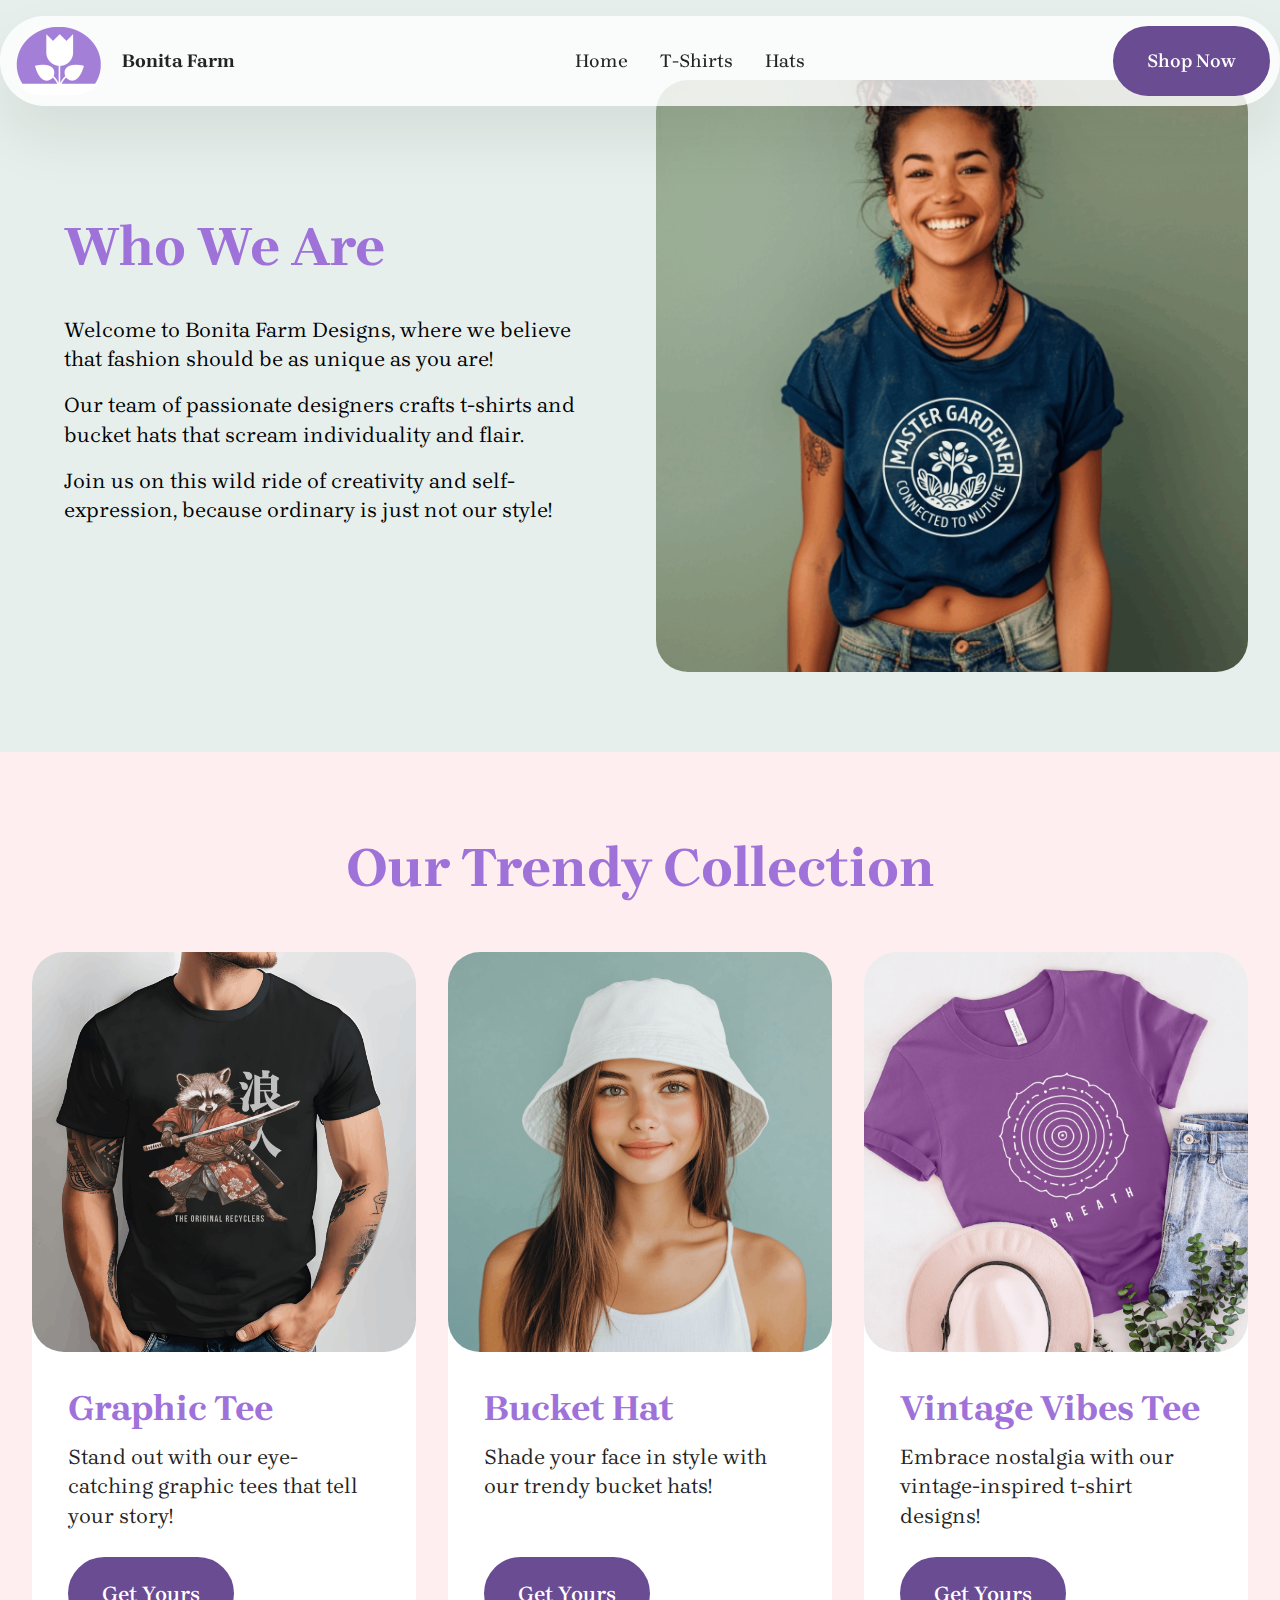
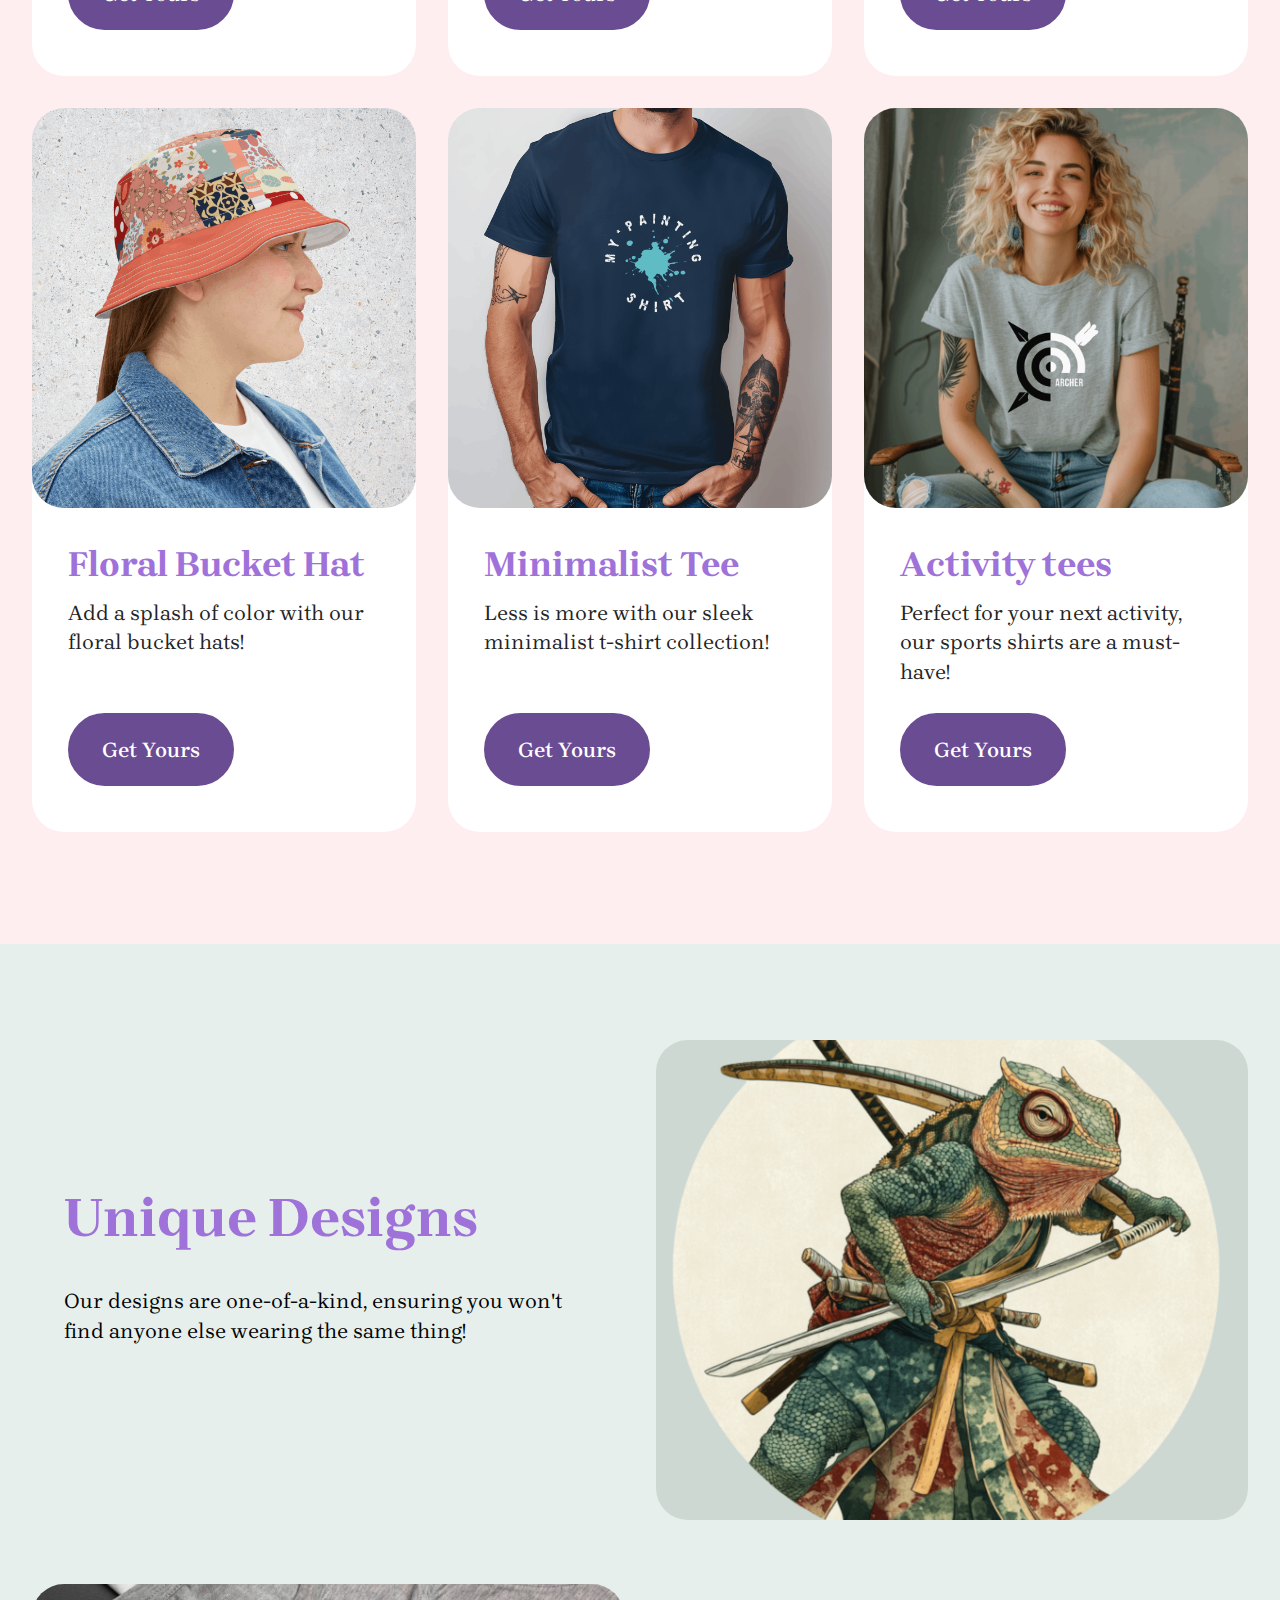
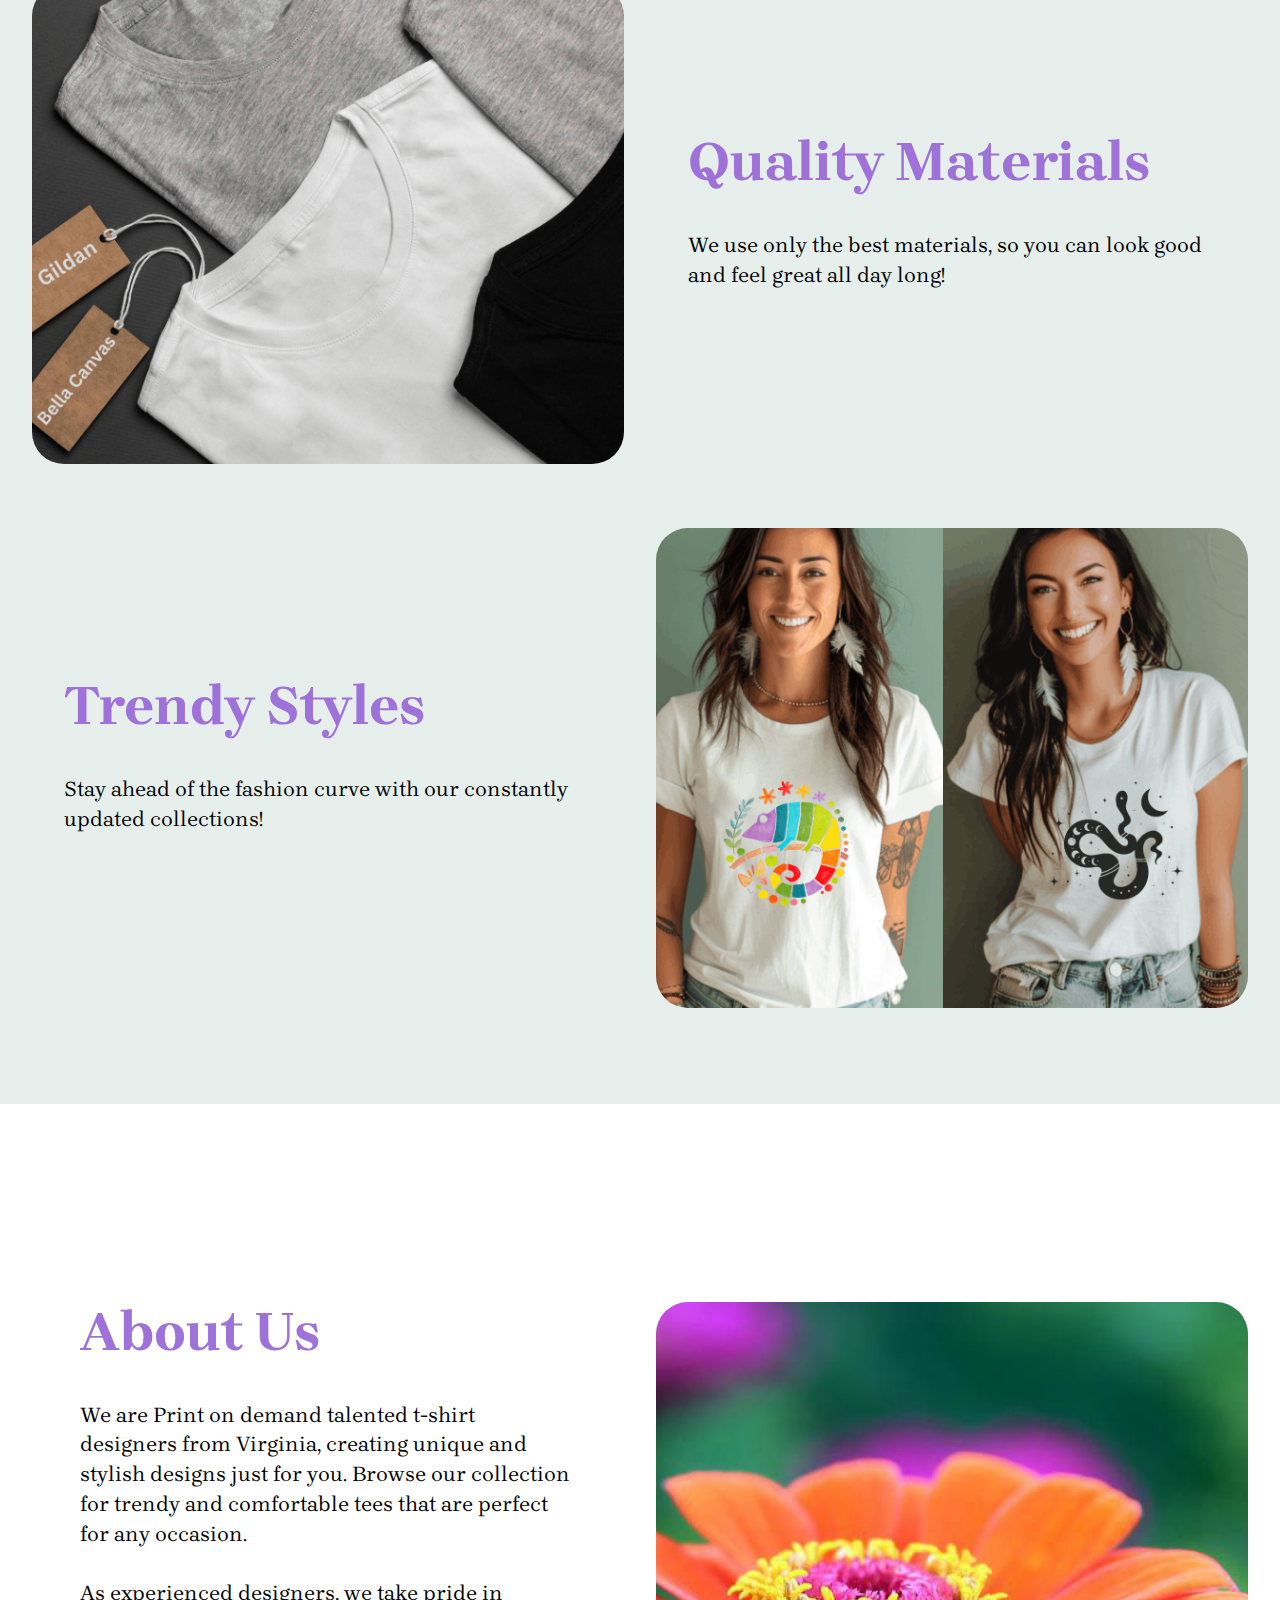
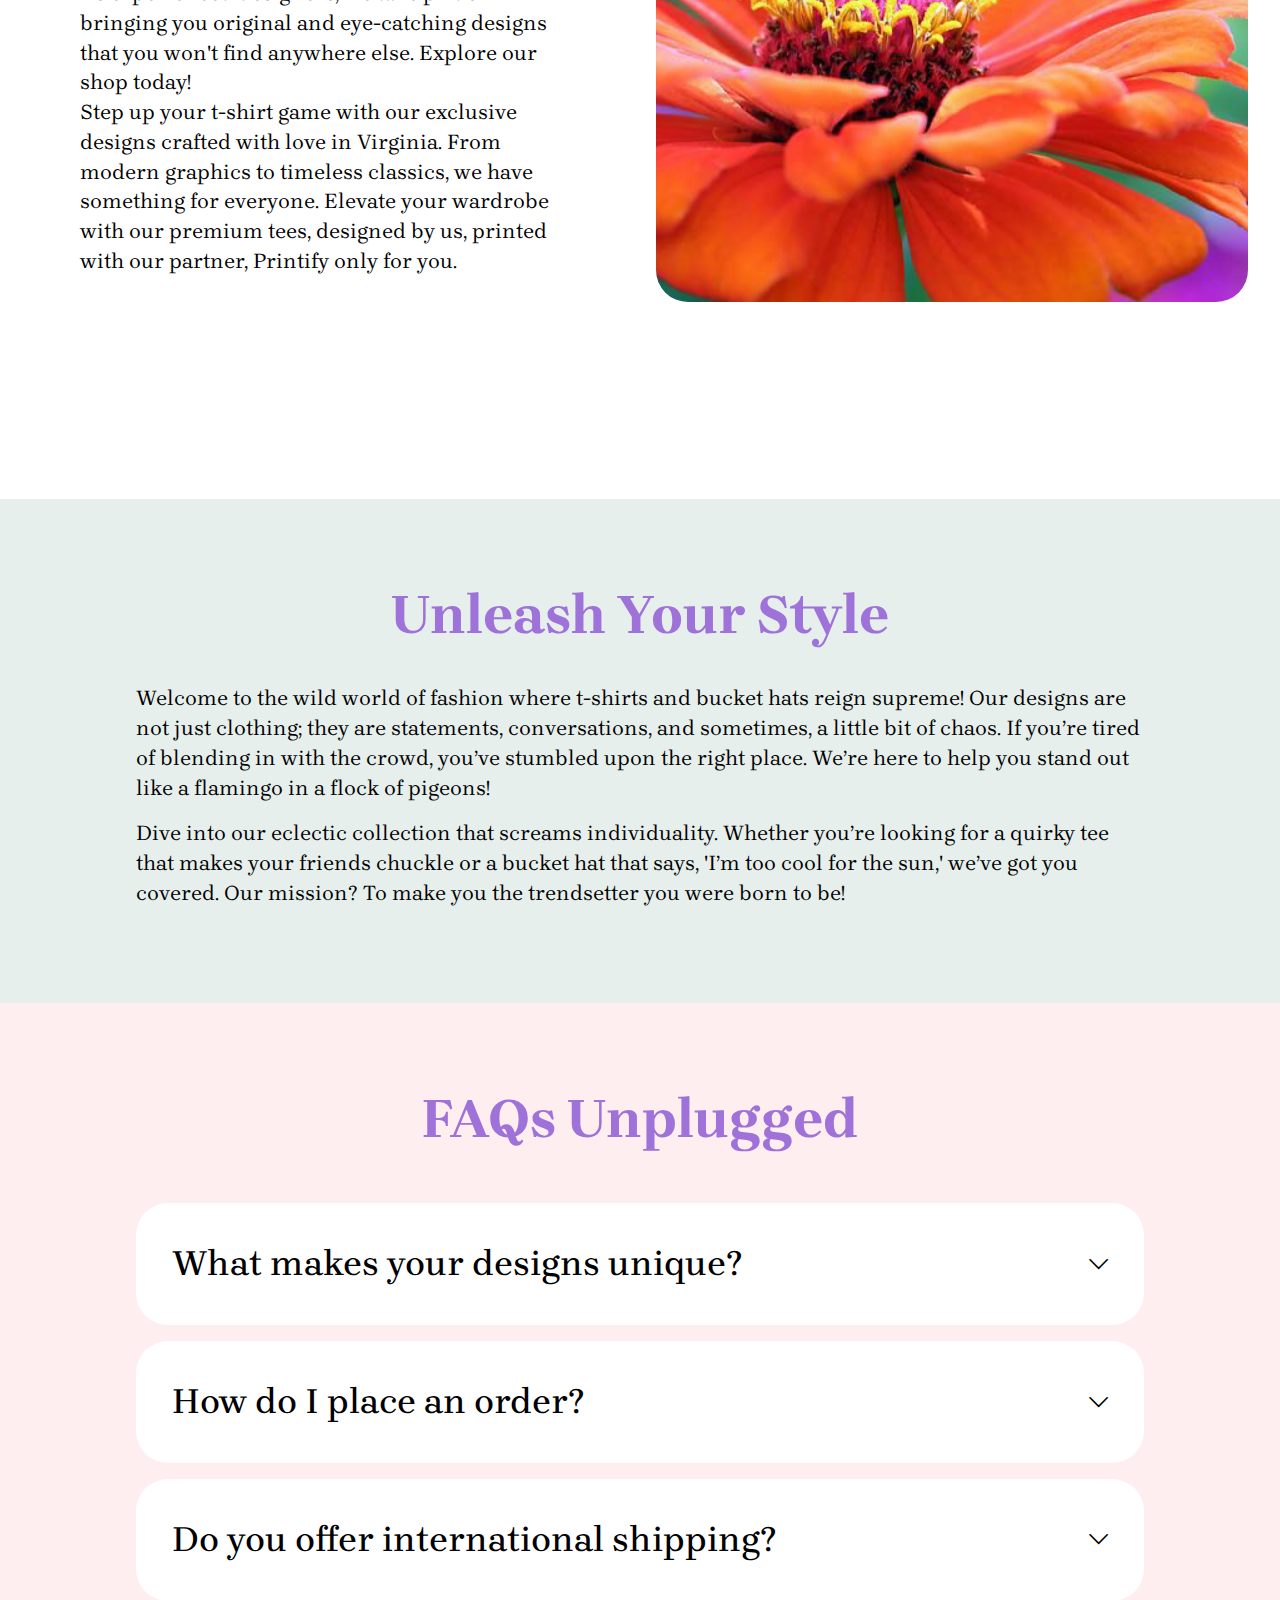
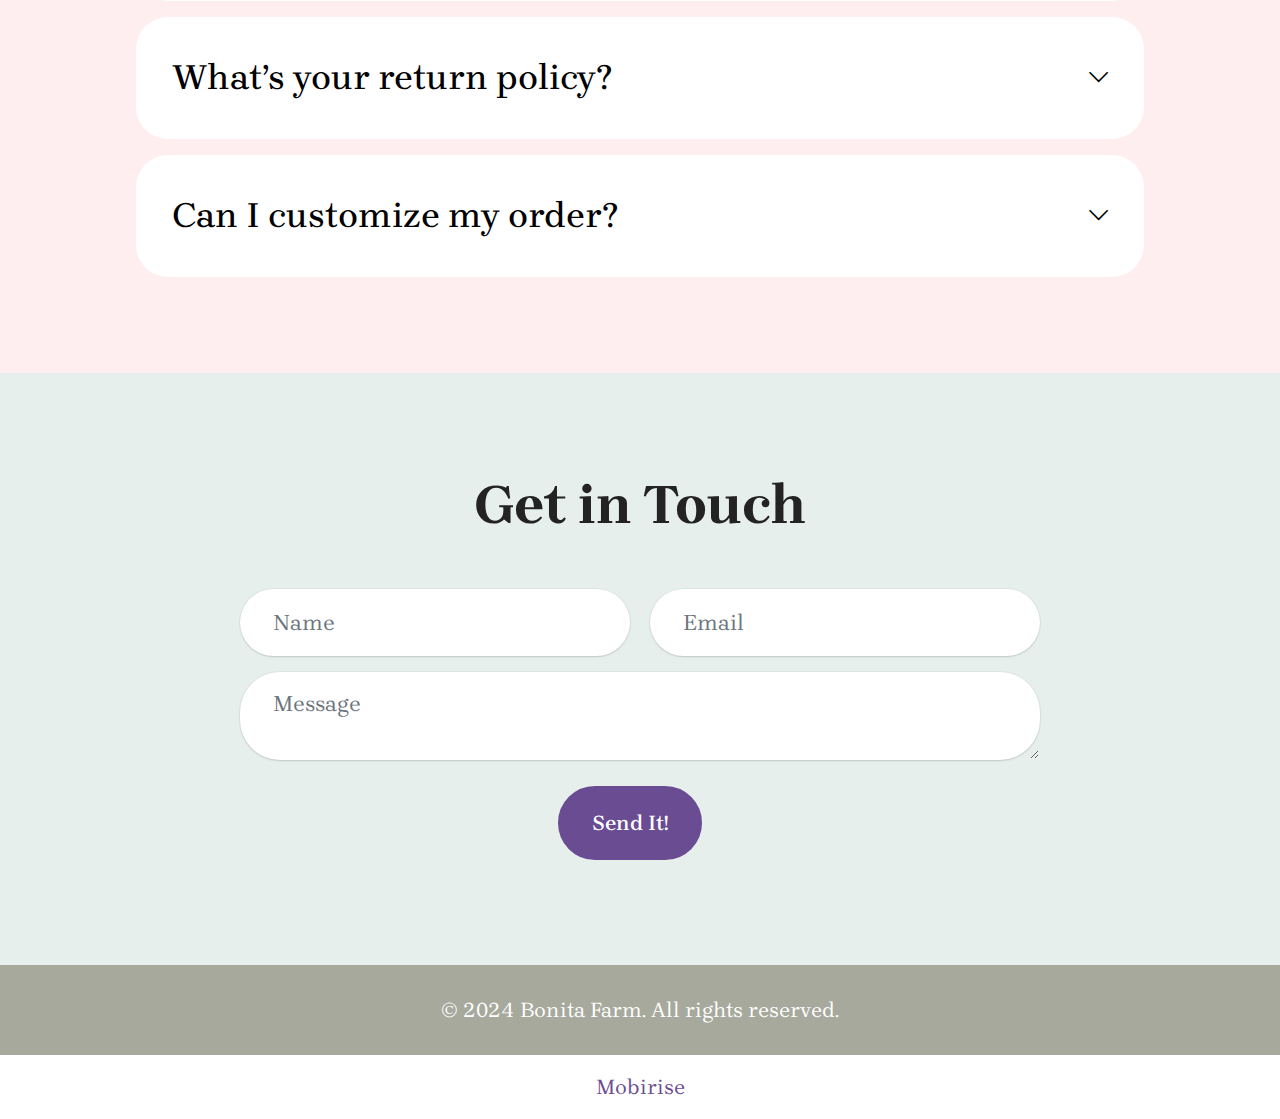
<file: index.html>
<!DOCTYPE html>
<html  >
<head>
  <!-- Site made with Mobirise Website Builder v5.9.18, https://mobirise.com -->
  <meta charset="UTF-8">
  <meta http-equiv="X-UA-Compatible" content="IE=edge">
  <meta name="generator" content="Mobirise v5.9.18, mobirise.com">
  <meta name="viewport" content="width=device-width, initial-scale=1, minimum-scale=1">
  <link rel="shortcut icon" href="assets/images/4-192x192.png" type="image/x-icon">
  <meta name="description" content="Explore our trendy collection of unique t-shirts and bucket hats designed for the modern fashion enthusiast. Stand out with our exclusive styles!">
  
  
  <title>Bonita Farm Designs</title>
  <link rel="stylesheet" href="assets/web/assets/mobirise-icons2/mobirise2.css">
  <link rel="stylesheet" href="assets/bootstrap/css/bootstrap.min.css">
  <link rel="stylesheet" href="assets/bootstrap/css/bootstrap-grid.min.css">
  <link rel="stylesheet" href="assets/bootstrap/css/bootstrap-reboot.min.css">
  <link rel="stylesheet" href="assets/dropdown/css/style.css">
  <link rel="stylesheet" href="assets/theme/css/style.css">
  <link rel="preload" href="https://fonts.googleapis.com/css2?family=Brygada+1918:wght@400;700&display=swap&display=swap" as="style" onload="this.onload=null;this.rel='stylesheet'">
  <noscript><link rel="stylesheet" href="https://fonts.googleapis.com/css2?family=Brygada+1918:wght@400;700&display=swap&display=swap"></noscript>
  <link rel="preload" as="style" href="assets/mobirise/css/mbr-additional.css?v=KIORwI"><link rel="stylesheet" href="assets/mobirise/css/mbr-additional.css?v=KIORwI" type="text/css">

  
  
  
</head>
<body>
  
  <section data-bs-version="5.1" class="menu menu2 cid-unBNE6Rf8n" once="menu" id="menu-5-unBNE6Rf8n">
	

	<nav class="navbar navbar-dropdown navbar-fixed-top navbar-expand-lg">
		<div class="container">
			<div class="navbar-brand">
				<span class="navbar-logo">
					<a href="index.html">
						<img src="assets/images/4-192x192.png" alt="Bonita Farm Designs" style="height: 4.3rem;">
					</a>
				</span>
				<span class="navbar-caption-wrap"><a class="navbar-caption text-black display-4" href="https://mobiri.se">Bonita Farm</a></span>
			</div>
			<button class="navbar-toggler" type="button" data-toggle="collapse" data-bs-toggle="collapse" data-target="#navbarSupportedContent" data-bs-target="#navbarSupportedContent" aria-controls="navbarNavAltMarkup" aria-expanded="false" aria-label="Toggle navigation">
				<div class="hamburger">
					<span></span>
					<span></span>
					<span></span>
					<span></span>
				</div>
			</button>
			<div class="collapse navbar-collapse" id="navbarSupportedContent">
				<ul class="navbar-nav nav-dropdown" data-app-modern-menu="true"><li class="nav-item">
						<a class="nav-link link text-black text-primary display-4" href="index.html">Home</a>
					</li><li class="nav-item"><a class="nav-link link text-black text-primary display-4" href="page1.html">T-Shirts</a></li>
					<li class="nav-item">
						<a class="nav-link link text-black text-primary display-4" href="page2.html" aria-expanded="false">Hats</a>
					</li></ul>
				
				<div class="navbar-buttons mbr-section-btn"><a class="btn btn-primary display-4" href="page1.html">Shop Now</a></div>
			</div>
		</div>
	</nav>
</section>

<section data-bs-version="5.1" class="article4 cid-unBNE6SghZ" id="about-us-4-unBNE6SghZ">
	

	
	

	<div class="container">
		<div class="row justify-content-center">
			<div class="col-12 col-md-12 col-lg-6 image-wrapper">
				<img class="w-100" src="assets/images/4-1256x1256.png" alt="Mobirise Website Builder">
			</div>
			<div class="col-12 col-md-12 col-lg">
				<div class="text-wrapper align-left">
					<h1 class="mbr-section-title mbr-fonts-style mb-4 display-2">
						<strong>Who We Are</strong>
					</h1>
					<p class="mbr-text mbr-fonts-style mb-3 display-7">Welcome to Bonita Farm Designs, where we believe that fashion should be as unique as you are!</p>

					<p class="mbr-text mbr-fonts-style mb-3 display-7">Our team of passionate designers crafts t-shirts and bucket hats that scream individuality and flair.</p>
					<p class="mbr-text mbr-fonts-style mb-3 display-7">Join us on this wild ride of creativity and self-expression, because ordinary is just not our style!</p>
					
				</div>
			</div>
		</div>
	</div>
</section>

<section data-bs-version="5.1" class="pricing02 cid-unBNE6SzBr" id="product-list-9-unBNE6SzBr">
    
    
    <div class="container-fluid">
        <div class="row justify-content-center">
            <div class="col-12 content-head">
                <div class="mbr-section-head mb-5">
                    <h4 class="mbr-section-title mbr-fonts-style align-center mb-0 display-2">
                        <strong>Our Trendy Collection</strong>
                    </h4>
                    
                    
                </div>
            </div>
        </div>
        <div class="row">
            <div class="item features-image col-12 col-md-6 col-lg-4">
                <div class="item-wrapper">
                    <div class="item-img">
                        <img src="assets/images/3-copy-3-712x712.png" alt="Mobirise Website Builder">
                    </div>
                    <div class="item-content">
                        <h5 class="item-title mbr-fonts-style display-5">
                            <strong>Graphic Tee</strong>
                        </h5>
                        
                        <p class="mbr-text mbr-fonts-style display-7">Stand out with our eye-catching graphic tees that tell your story!</p>
                        <div class="mbr-section-btn item-footer"><a href="page1.html" class="btn item-btn btn-primary display-7">Get Yours</a></div>
                    </div>

                </div>
            </div>
            <div class="item features-image col-12 col-md-6 col-lg-4">
                <div class="item-wrapper">
                    <div class="item-img">
                        <img src="assets/images/ika2008-mock-up-of-a-young-beautiful-happy-woman-frontal-view-w-2587a014-766d-4c2e-be80-64d8eb72a0f5-640x640.png" alt="Mobirise Website Builder">
                    </div>
                    <div class="item-content">
                        <h5 class="item-title mbr-fonts-style display-5">
                            <strong>Bucket Hat</strong>
                        </h5>
                        
                        <p class="mbr-text mbr-fonts-style display-7">Shade your face in style with our trendy bucket hats!</p>
                        <div class="mbr-section-btn item-footer"><a href="page2.html" class="btn item-btn btn-primary display-7">Get Yours</a></div>
                    </div>
                </div>
            </div>
            <div class="item features-image col-12 col-md-6 col-lg-4">
                <div class="item-wrapper">
                    <div class="item-img">
                        <img src="assets/images/2-1102x1102.png" alt="Mobirise Website Builder">
                    </div>
                    <div class="item-content">
                        <h5 class="item-title mbr-fonts-style display-5">
                            <strong>Vintage Vibes Tee</strong>
                        </h5>
                        
                        <p class="mbr-text mbr-fonts-style display-7">Embrace nostalgia with our vintage-inspired t-shirt designs!</p>
                        <div class="mbr-section-btn item-footer"><a href="page1.html" class="btn item-btn btn-primary display-7">Get Yours</a></div>
                    </div>
                </div>
            </div>
            <div class="item features-image col-12 col-md-6 col-lg-4">
                <div class="item-wrapper">
                    <div class="item-img">
                        <img src="assets/images/t-shirt-mockups-2-712x712.png" alt="">
                    </div>
                    <div class="item-content">
                        <h5 class="item-title mbr-fonts-style display-5">
                            <strong>Floral Bucket Hat</strong>
                        </h5>
                        
                        <p class="mbr-text mbr-fonts-style display-7">Add a splash of color with our floral bucket hats!</p>
                        <div class="mbr-section-btn item-footer"><a href="page2.html" class="btn item-btn btn-primary display-7">Get Yours</a></div>
                    </div>
                </div>
            </div>
            <div class="item features-image col-12 col-md-6 col-lg-4">
                <div class="item-wrapper">
                    <div class="item-img">
                        <img src="assets/images/6-copy-712x712.png" alt="">
                    </div>
                    <div class="item-content">
                        <h5 class="item-title mbr-fonts-style display-5">
                            <strong>Minimalist Tee</strong>
                        </h5>
                        
                        <p class="mbr-text mbr-fonts-style display-7">Less is more with our sleek minimalist t-shirt collection!</p>
                        <div class="mbr-section-btn item-footer"><a href="page1.html" class="btn item-btn btn-primary display-7">Get Yours</a></div>
                    </div>
                </div>
            </div>
            <div class="item features-image col-12 col-md-6 col-lg-4">
                <div class="item-wrapper">
                    <div class="item-img">
                        <img src="assets/images/3-1102x1102.png" alt="">
                    </div>
                    <div class="item-content">
                        <h5 class="item-title mbr-fonts-style display-5">
                            <strong>Activity tees</strong></h5>
                        
                        <p class="mbr-text mbr-fonts-style display-7">Perfect for your next activity, our sports shirts are a must-have!</p>
                        <div class="mbr-section-btn item-footer"><a href="page1.html" class="btn item-btn btn-primary display-7">Get Yours</a></div>
                    </div>
                </div>
            </div>
        </div>
    </div>
</section>

<section data-bs-version="5.1" class="features38 cid-unBNE6UPtz" id="features-66-unBNE6UPtz">
    

    
    

    <div class="container">
        <div class="row justify-content-center">
            <div class="col-12 col-md-12 col-lg">
                <div class="text-wrapper align-left">
                    <h1 class="mbr-section-title mbr-fonts-style mb-4 display-2">
                        <strong>Unique Designs</strong>
                    </h1>
                    <p class="mbr-text align-left mbr-fonts-style mb-4 display-7">Our designs are one-of-a-kind, ensuring you won't find anyone else wearing the same thing!</p>
                    
                </div>
            </div>
            <div class="col-12 col-md-12 col-lg-6 image-wrapper">
                <img class="w-100" src="assets/images/3-1256x1256.png" alt="Mobirise Website Builder">
            </div>
        </div>
        <div class="row row-reverse justify-content-center">

            <div class="col-12 col-md-12 col-lg">
                <div class="text-wrapper align-left">
                    <h1 class="mbr-section-title mbr-fonts-style mb-4 display-2">
                        <strong>Quality Materials</strong>
                    </h1>
                    <p class="mbr-text align-left mbr-fonts-style mb-4 display-7">We use only the best materials, so you can look good and feel great all day long!&nbsp;</p>
                    
                </div>
            </div>
            <div class="col-12 col-md-12 col-lg-6 image-wrapper">
                <img class="w-100" src="assets/images/4-1-1256x1256.png" alt="Mobirise Website Builder">
            </div>
        </div>
        <div class="row justify-content-center">
            <div class="col-12 col-md-12 col-lg">
                <div class="text-wrapper align-left">
                    <h1 class="mbr-section-title mbr-fonts-style mb-4 display-2">
                        <strong>Trendy Styles</strong>
                    </h1>
                    <p class="mbr-text align-left mbr-fonts-style mb-4 display-7">Stay ahead of the fashion curve with our constantly updated collections!</p>
                    
                </div>
            </div>
            <div class="col-12 col-md-12 col-lg-6 image-wrapper">
                <img class="w-100" src="assets/images/t-shirt-mockups-2-1256x1256.png" alt="Mobirise Website Builder">
            </div>
        </div>
    </div>
</section>

<section data-bs-version="5.1" class="features025 cid-unCoXmgWTC" id="features025-6">
  

  
  

  <div class="container">
    <div class="row justify-content-center align-items-center">
      <div class="col-12">
        <div class="card-wrapper">
          <div class="row">
            <div class="col-12 col-md-12 col-lg-6 image-wrapper">
              <img class="w-100" src="assets/images/zinnia-415833-640-640x480.jpg" alt="Mobirise Website Builder">
            </div>
            <div class="col-12 col-lg col-md-12">
              <div class="text-wrapper align-left">
                <h5 class="mbr-section-title mbr-fonts-style mb-4 display-2"><strong>About Us</strong></h5>
                
                <p class="mbr-text mbr-fonts-style mb-4 display-7">We are Print on demand talented t-shirt designers from Virginia, creating unique and stylish designs just for you. Browse our collection for trendy and comfortable tees that are perfect for any occasion.<br> <br>As experienced designers, we take pride in bringing you original and eye-catching designs that you won't find anywhere else. Explore our shop today!&nbsp;<br>Step up your t-shirt game with our exclusive designs crafted with love in Virginia. From modern graphics to timeless classics, we have something for everyone. Elevate your wardrobe with our premium tees, designed by us, printed with our partner, Printify only for you.<br>
                </p>
                
              </div>
            </div>
          </div>
        </div>
      </div>
    </div>
  </div>
</section>

<section data-bs-version="5.1" class="article12 cid-unBNE6ZHft" id="generic-text-6-unBNE6ZHft">
    
    <div class="container">
        <div class="row justify-content-center">
            <div class="col-md-12 col-lg-10">
                <h3 class="mbr-section-title mbr-fonts-style mb-4 mt-0 display-2">
                    <strong>Unleash Your Style</strong>
                </h3>
                
                <p class="mbr-text mbr-fonts-style display-7">Welcome to the wild world of fashion where t-shirts and bucket hats reign supreme! Our designs are not just clothing; they are statements, conversations, and sometimes, a little bit of chaos. If you’re tired of blending in with the crowd, you’ve stumbled upon the right place. We’re here to help you stand out like a flamingo in a flock of pigeons!</p>
                <p class="mbr-text mbr-fonts-style display-7">Dive into our eclectic collection that screams individuality. Whether you’re looking for a quirky tee that makes your friends chuckle or a bucket hat that says, 'I’m too cool for the sun,' we’ve got you covered. Our mission? To make you the trendsetter you were born to be!</p>
            </div>
        </div>
    </div>
</section>

<section data-bs-version="5.1" class="list1 cid-unBNE72D76" id="faq-1-unBNE72D76">
    
    
    <div class="container">
        <div class="row justify-content-center">
            <div class="col-12 col-md-12 col-lg-10 m-auto">
                <div class="content">
                    <div class="row justify-content-center mb-5">
                        <div class="col-12 content-head">
                            <div class="mbr-section-head">
                                <h4 class="mbr-section-title mbr-fonts-style align-center mb-0 display-2">
                                    <strong>FAQs Unplugged</strong>
                                </h4>
                                
                            </div>
                        </div>
                    </div>
                    <div id="bootstrap-accordion_13" class="panel-group accordionStyles accordion" role="tablist" aria-multiselectable="true">
                        <div class="card">
                            <div class="card-header" role="tab" id="headingOne">
                                <a role="button" class="panel-title collapsed" data-toggle="collapse" data-bs-toggle="collapse" data-core="" href="#collapse1_13" aria-expanded="false" aria-controls="collapse1">
                                    <h6 class="panel-title-edit mbr-semibold mbr-fonts-style mb-0 display-5">What makes your designs unique?</h6>
                                    <span class="sign mbr-iconfont mobi-mbri-arrow-down"></span>
                                </a>
                            </div>
                            <div id="collapse1_13" class="panel-collapse noScroll collapse" role="tabpanel" aria-labelledby="headingOne" data-parent="#accordion" data-bs-parent="#bootstrap-accordion_13">
                                <div class="panel-body">
                                    <p class="mbr-fonts-style panel-text display-7">Our designs are crafted with creativity and flair, ensuring you stand out!</p>
                                </div>
                            </div>
                        </div>
                        <div class="card">
                            <div class="card-header" role="tab" id="headingOne">
                                <a role="button" class="panel-title collapsed" data-toggle="collapse" data-bs-toggle="collapse" data-core="" href="#collapse2_13" aria-expanded="false" aria-controls="collapse2">
                                    <h6 class="panel-title-edit mbr-semibold mbr-fonts-style mb-0 display-5">How do I place an order?</h6>
                                    <span class="sign mbr-iconfont mobi-mbri-arrow-down"></span>
                                </a>
                            </div>
                            <div id="collapse2_13" class="panel-collapse noScroll collapse" role="tabpanel" aria-labelledby="headingOne" data-parent="#accordion" data-bs-parent="#bootstrap-accordion_13">
                                <div class="panel-body">
                                    <p class="mbr-fonts-style panel-text display-7">Simply browse our collection, add to cart, and checkout! Easy peasy!</p>
                                </div>
                            </div>
                        </div>
                        <div class="card">
                            <div class="card-header" role="tab" id="headingOne">
                                <a role="button" class="panel-title collapsed" data-toggle="collapse" data-bs-toggle="collapse" data-core="" href="#collapse3_13" aria-expanded="false" aria-controls="collapse3">
                                    <h6 class="panel-title-edit mbr-semibold mbr-fonts-style mb-0 display-5">Do you offer international shipping?</h6>
                                    <span class="sign mbr-iconfont mobi-mbri-arrow-down"></span>
                                </a>
                            </div>
                            <div id="collapse3_13" class="panel-collapse noScroll collapse" role="tabpanel" aria-labelledby="headingOne" data-parent="#accordion" data-bs-parent="#bootstrap-accordion_13">
                                <div class="panel-body">
                                    <p class="mbr-fonts-style panel-text display-7">Absolutely! We ship worldwide because style knows no borders!</p>
                                </div>
                            </div>
                        </div>
                        <div class="card">
                            <div class="card-header" role="tab" id="headingOne">
                                <a role="button" class="panel-title collapsed" data-toggle="collapse" data-bs-toggle="collapse" data-core="" href="#collapse4_13" aria-expanded="false" aria-controls="collapse4">
                                    <h6 class="panel-title-edit mbr-semibold mbr-fonts-style mb-0 display-5">What’s your return policy?</h6>
                                    <span class="sign mbr-iconfont mobi-mbri-arrow-down"></span>
                                </a>
                            </div>
                            <div id="collapse4_13" class="panel-collapse noScroll collapse" role="tabpanel" aria-labelledby="headingOne" data-parent="#accordion" data-bs-parent="#bootstrap-accordion_13">
                                <div class="panel-body">
                                    <p class="mbr-fonts-style panel-text display-7">If you don’t love it, return it within 30 days!</p>
                                </div>
                            </div>
                        </div>
                        <div class="card">
                            <div class="card-header" role="tab" id="headingOne">
                                <a role="button" class="panel-title collapsed" data-toggle="collapse" data-bs-toggle="collapse" data-core="" href="#collapse5_13" aria-expanded="false" aria-controls="collapse5">
                                    <h6 class="panel-title-edit mbr-semibold mbr-fonts-style mb-0 display-5">Can I customize my order?</h6>
                                    <span class="sign mbr-iconfont mobi-mbri-arrow-down"></span>
                                </a>
                            </div>
                            <div id="collapse5_13" class="panel-collapse noScroll collapse" role="tabpanel" aria-labelledby="headingOne" data-parent="#accordion" data-bs-parent="#bootstrap-accordion_13">
                                <div class="panel-body">
                                    <p class="mbr-fonts-style panel-text display-7">Yes! Get in touch for custom designs that scream YOU!</p>
                                </div>
                            </div>
                        </div>
                        
                    </div>
                </div>
            </div>
        </div>
    </div>
</section>

<section data-bs-version="5.1" class="form5 cid-unBNE72ida" id="contact-form-3-unBNE72ida">
    
    
    <div class="container">
        <div class="row justify-content-center">
            <div class="col-12 content-head">
                <div class="mbr-section-head mb-5">
                    <h3 class="mbr-section-title mbr-fonts-style align-center mb-0 display-2">
                        <strong>Get in Touch</strong>
                    </h3>
                    
                </div>
            </div>
        </div>
        <div class="row justify-content-center">
            <div class="col-lg-8 mx-auto mbr-form" data-form-type="formoid">
                <form action="https://mobirise.eu/" method="POST" class="mbr-form form-with-styler" data-form-title="Form Name"><input type="hidden" name="email" data-form-email="true" value="dVef7u2O1kDJ6wb7SGw2+krQb61o+rKskxxvnd1mypva7320+R71FEALlwA1GEzMidR5ysQ43ltj3iryhVJSpJOJqqdTXXXPVBzas9Q8G7PkYH7kuJFXSJYVExKmV9pq">
                    <div class="row">
                        <div hidden="hidden" data-form-alert="" class="alert alert-success col-12">Thanks for filling out the form! We will get in touch with you as soon as possible.</div>
                        <div hidden="hidden" data-form-alert-danger="" class="alert alert-danger col-12">
                            Oops...! some problem!
                        </div>
                    </div>
                    <div class="dragArea row">
                        <div class="col-md col-sm-12 form-group mb-3" data-for="name">
                            <input type="text" name="name" placeholder="Name" data-form-field="name" class="form-control" value="" id="name-contact-form-3-unBNE72ida">
                        </div>
                        <div class="col-md col-sm-12 form-group mb-3" data-for="email">
                            <input type="email" name="email" placeholder="Email" data-form-field="email" class="form-control" value="" id="email-contact-form-3-unBNE72ida">
                        </div>
                        
                        <div class="col-12 form-group mb-3" data-for="textarea">
                            <textarea name="textarea" placeholder="Message" data-form-field="textarea" class="form-control" id="textarea-contact-form-3-unBNE72ida"></textarea>
                        </div>
                        <div class="col-lg-12 col-md-12 col-sm-12 align-center mbr-section-btn">
                            <button type="submit" class="btn btn-primary display-7">Send It!</button>
                        </div>
                    </div>
                </form>
            </div>
        </div>
    </div>
</section>

<section data-bs-version="5.1" class="footer4 cid-unBNE72KWi" once="footers" id="footer-4-unBNE72KWi">

    

    

    <div class="container">
        <div class="media-container-row align-center mbr-white">
            <div class="col-12">
                <p class="mbr-text mb-0 mbr-fonts-style display-7">© 2024 Bonita Farm. All rights reserved.</p>
            </div>
        </div>
    </div>
</section><section class="display-7" style="padding: 0;align-items: center;justify-content: center;flex-wrap: wrap;    align-content: center;display: flex;position: relative;height: 4rem;"><a href="https://mobiri.se/3407971" style="flex: 1 1;height: 4rem;position: absolute;width: 100%;z-index: 1;"><img alt="" style="height: 4rem;" src="[data-uri]"></a><p style="margin: 0;text-align: center;" class="display-7">&#8204;</p><a style="z-index:1" href="https://mobirise.com">Mobirise </a></section><script src="assets/bootstrap/js/bootstrap.bundle.min.js"></script>  <script src="assets/smoothscroll/smooth-scroll.js"></script>  <script src="assets/ytplayer/index.js"></script>  <script src="assets/dropdown/js/navbar-dropdown.js"></script>  <script src="assets/mbr-switch-arrow/mbr-switch-arrow.js"></script>  <script src="assets/theme/js/script.js"></script>  <script src="assets/formoid/formoid.min.js"></script>  
  
  
</body>
</html>
</file>
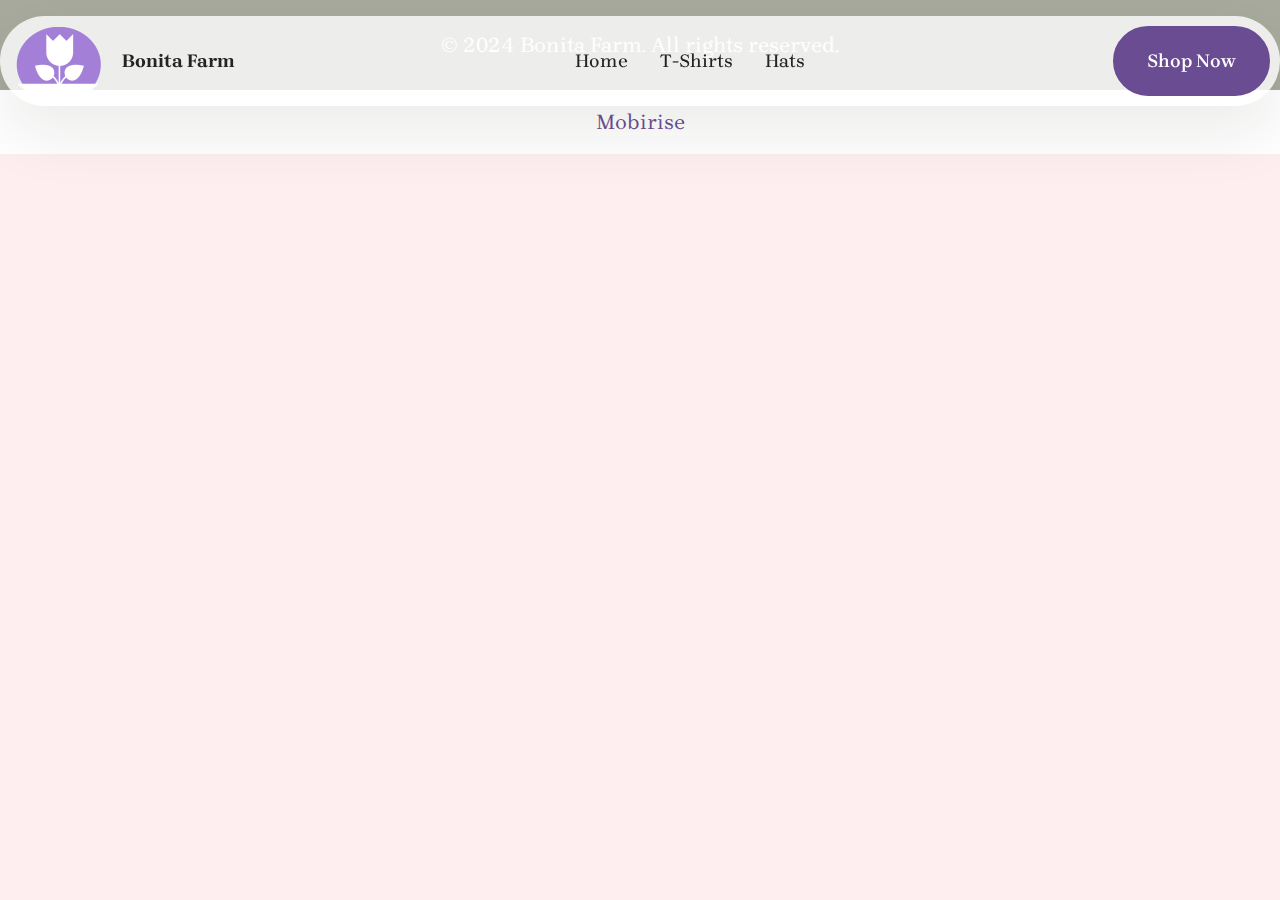
<file: page1.html>
<!DOCTYPE html>
<html  >
<head>
  <!-- Site made with Mobirise Website Builder v5.9.18, https://mobirise.com -->
  <meta charset="UTF-8">
  <meta http-equiv="X-UA-Compatible" content="IE=edge">
  <meta name="generator" content="Mobirise v5.9.18, mobirise.com">
  <meta name="viewport" content="width=device-width, initial-scale=1, minimum-scale=1">
  <link rel="shortcut icon" href="assets/images/4-192x192.png" type="image/x-icon">
  <meta name="description" content="">
  
  
  <title>T-Shirts</title>
  <link rel="stylesheet" href="assets/web/assets/mobirise-icons2/mobirise2.css">
  <link rel="stylesheet" href="assets/bootstrap/css/bootstrap.min.css">
  <link rel="stylesheet" href="assets/bootstrap/css/bootstrap-grid.min.css">
  <link rel="stylesheet" href="assets/bootstrap/css/bootstrap-reboot.min.css">
  <link rel="stylesheet" href="assets/dropdown/css/style.css">
  <link rel="stylesheet" href="assets/theme/css/style.css">
  <link rel="preload" href="https://fonts.googleapis.com/css2?family=Brygada+1918:wght@400;700&display=swap&display=swap" as="style" onload="this.onload=null;this.rel='stylesheet'">
  <noscript><link rel="stylesheet" href="https://fonts.googleapis.com/css2?family=Brygada+1918:wght@400;700&display=swap&display=swap"></noscript>
  <link rel="preload" as="style" href="assets/mobirise/css/mbr-additional.css?v=oPX5HT"><link rel="stylesheet" href="assets/mobirise/css/mbr-additional.css?v=oPX5HT" type="text/css">

  
  
  
</head>
<body>
  
  <section data-bs-version="5.1" class="menu menu2 cid-unBNE6Rf8n" once="menu" id="menu02-0">
	

	<nav class="navbar navbar-dropdown navbar-fixed-top navbar-expand-lg">
		<div class="container">
			<div class="navbar-brand">
				<span class="navbar-logo">
					<a href="index.html">
						<img src="assets/images/4-192x192.png" alt="Bonita Farm Designs" style="height: 4.3rem;">
					</a>
				</span>
				<span class="navbar-caption-wrap"><a class="navbar-caption text-black display-4" href="https://mobiri.se">Bonita Farm</a></span>
			</div>
			<button class="navbar-toggler" type="button" data-toggle="collapse" data-bs-toggle="collapse" data-target="#navbarSupportedContent" data-bs-target="#navbarSupportedContent" aria-controls="navbarNavAltMarkup" aria-expanded="false" aria-label="Toggle navigation">
				<div class="hamburger">
					<span></span>
					<span></span>
					<span></span>
					<span></span>
				</div>
			</button>
			<div class="collapse navbar-collapse" id="navbarSupportedContent">
				<ul class="navbar-nav nav-dropdown" data-app-modern-menu="true"><li class="nav-item">
						<a class="nav-link link text-black text-primary display-4" href="index.html">Home</a>
					</li><li class="nav-item"><a class="nav-link link text-black text-primary display-4" href="page1.html">T-Shirts</a></li>
					<li class="nav-item">
						<a class="nav-link link text-black text-primary display-4" href="page2.html" aria-expanded="false">Hats</a>
					</li></ul>
				
				<div class="navbar-buttons mbr-section-btn"><a class="btn btn-primary display-4" href="page1.html">Shop Now</a></div>
			</div>
		</div>
	</nav>
</section>

<section data-bs-version="5.1" class="footer4 cid-unBNE72KWi" once="footers" id="footer04-1">

    

    

    <div class="container">
        <div class="media-container-row align-center mbr-white">
            <div class="col-12">
                <p class="mbr-text mb-0 mbr-fonts-style display-7">© 2024 Bonita Farm. All rights reserved.</p>
            </div>
        </div>
    </div>
</section><section class="display-7" style="padding: 0;align-items: center;justify-content: center;flex-wrap: wrap;    align-content: center;display: flex;position: relative;height: 4rem;"><a href="https://mobiri.se/3407971" style="flex: 1 1;height: 4rem;position: absolute;width: 100%;z-index: 1;"><img alt="" style="height: 4rem;" src="[data-uri]"></a><p style="margin: 0;text-align: center;" class="display-7">&#8204;</p><a style="z-index:1" href="https://mobirise.com">Mobirise </a></section><script src="assets/bootstrap/js/bootstrap.bundle.min.js"></script>  <script src="assets/smoothscroll/smooth-scroll.js"></script>  <script src="assets/ytplayer/index.js"></script>  <script src="assets/dropdown/js/navbar-dropdown.js"></script>  <script src="assets/theme/js/script.js"></script>  
  
  
</body>
</html>
</file>
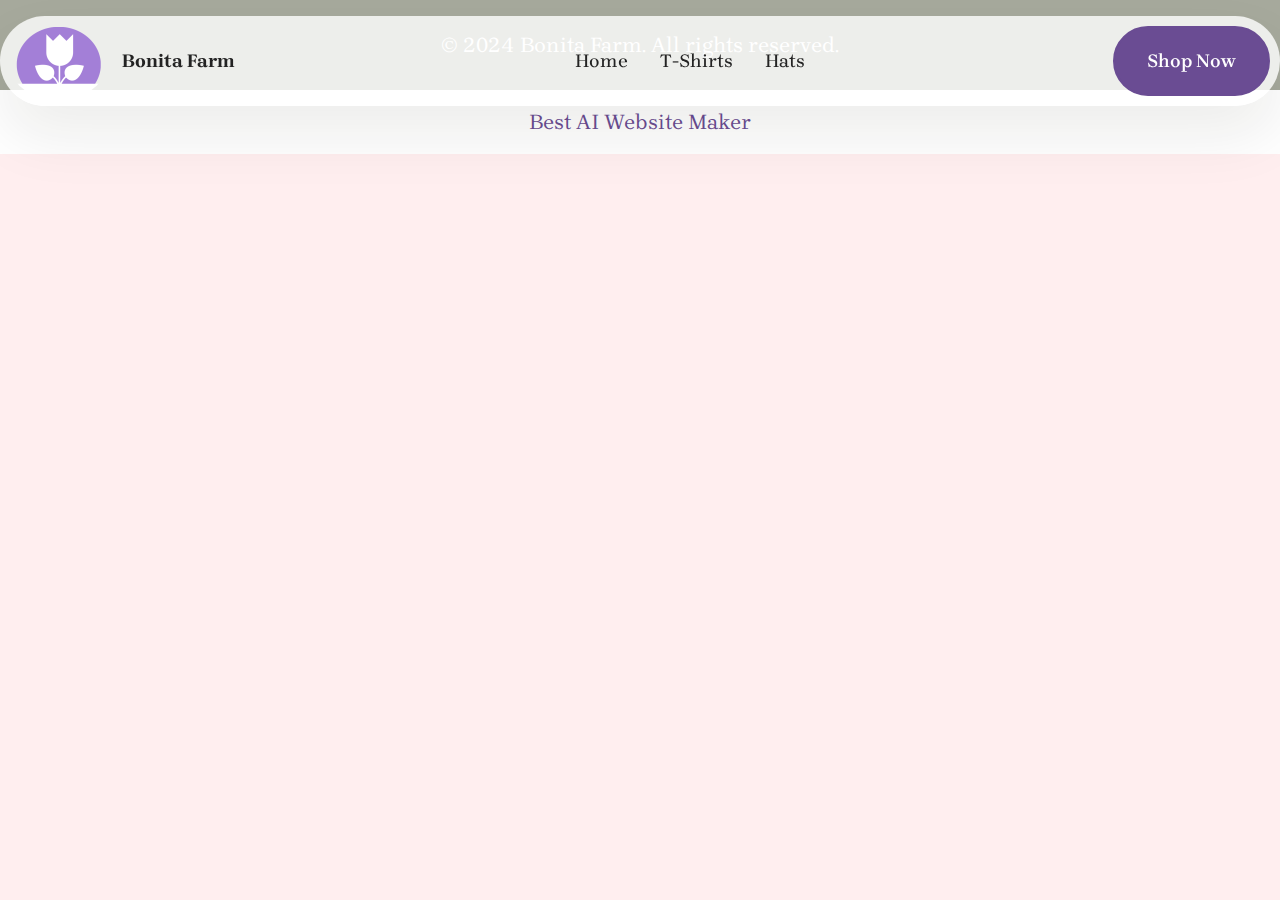
<file: page2.html>
<!DOCTYPE html>
<html  >
<head>
  <!-- Site made with Mobirise Website Builder v5.9.18, https://mobirise.com -->
  <meta charset="UTF-8">
  <meta http-equiv="X-UA-Compatible" content="IE=edge">
  <meta name="generator" content="Mobirise v5.9.18, mobirise.com">
  <meta name="viewport" content="width=device-width, initial-scale=1, minimum-scale=1">
  <link rel="shortcut icon" href="assets/images/4-192x192.png" type="image/x-icon">
  <meta name="description" content="">
  
  
  <title>Hats</title>
  <link rel="stylesheet" href="assets/web/assets/mobirise-icons2/mobirise2.css">
  <link rel="stylesheet" href="assets/bootstrap/css/bootstrap.min.css">
  <link rel="stylesheet" href="assets/bootstrap/css/bootstrap-grid.min.css">
  <link rel="stylesheet" href="assets/bootstrap/css/bootstrap-reboot.min.css">
  <link rel="stylesheet" href="assets/dropdown/css/style.css">
  <link rel="stylesheet" href="assets/theme/css/style.css">
  <link rel="preload" href="https://fonts.googleapis.com/css2?family=Brygada+1918:wght@400;700&display=swap&display=swap" as="style" onload="this.onload=null;this.rel='stylesheet'">
  <noscript><link rel="stylesheet" href="https://fonts.googleapis.com/css2?family=Brygada+1918:wght@400;700&display=swap&display=swap"></noscript>
  <link rel="preload" as="style" href="assets/mobirise/css/mbr-additional.css?v=iKdgqp"><link rel="stylesheet" href="assets/mobirise/css/mbr-additional.css?v=iKdgqp" type="text/css">

  
  
  
</head>
<body>
  
  <section data-bs-version="5.1" class="menu menu2 cid-unBNE6Rf8n" once="menu" id="menu02-4">
	

	<nav class="navbar navbar-dropdown navbar-fixed-top navbar-expand-lg">
		<div class="container">
			<div class="navbar-brand">
				<span class="navbar-logo">
					<a href="index.html">
						<img src="assets/images/4-192x192.png" alt="Bonita Farm Designs" style="height: 4.3rem;">
					</a>
				</span>
				<span class="navbar-caption-wrap"><a class="navbar-caption text-black display-4" href="https://mobiri.se">Bonita Farm</a></span>
			</div>
			<button class="navbar-toggler" type="button" data-toggle="collapse" data-bs-toggle="collapse" data-target="#navbarSupportedContent" data-bs-target="#navbarSupportedContent" aria-controls="navbarNavAltMarkup" aria-expanded="false" aria-label="Toggle navigation">
				<div class="hamburger">
					<span></span>
					<span></span>
					<span></span>
					<span></span>
				</div>
			</button>
			<div class="collapse navbar-collapse" id="navbarSupportedContent">
				<ul class="navbar-nav nav-dropdown" data-app-modern-menu="true"><li class="nav-item">
						<a class="nav-link link text-black text-primary display-4" href="index.html">Home</a>
					</li><li class="nav-item"><a class="nav-link link text-black text-primary display-4" href="page1.html">T-Shirts</a></li>
					<li class="nav-item">
						<a class="nav-link link text-black text-primary display-4" href="page2.html" aria-expanded="false">Hats</a>
					</li></ul>
				
				<div class="navbar-buttons mbr-section-btn"><a class="btn btn-primary display-4" href="page1.html">Shop Now</a></div>
			</div>
		</div>
	</nav>
</section>

<section data-bs-version="5.1" class="footer4 cid-unBNE72KWi" once="footers" id="footer04-5">

    

    

    <div class="container">
        <div class="media-container-row align-center mbr-white">
            <div class="col-12">
                <p class="mbr-text mb-0 mbr-fonts-style display-7">© 2024 Bonita Farm. All rights reserved.</p>
            </div>
        </div>
    </div>
</section><section class="display-7" style="padding: 0;align-items: center;justify-content: center;flex-wrap: wrap;    align-content: center;display: flex;position: relative;height: 4rem;"><a href="https://mobiri.se/3407971" style="flex: 1 1;height: 4rem;position: absolute;width: 100%;z-index: 1;"><img alt="" style="height: 4rem;" src="[data-uri]"></a><p style="margin: 0;text-align: center;" class="display-7">&#8204;</p><a style="z-index:1" href="https://mobirise.com/builder/ai-website-maker.html">Best AI Website Maker</a></section><script src="assets/bootstrap/js/bootstrap.bundle.min.js"></script>  <script src="assets/smoothscroll/smooth-scroll.js"></script>  <script src="assets/ytplayer/index.js"></script>  <script src="assets/dropdown/js/navbar-dropdown.js"></script>  <script src="assets/theme/js/script.js"></script>  
  
  
</body>
</html>
</file>
<file: assets/web/assets/mobirise-icons2/mobirise2.css>
@font-face {
  font-family: 'Moririse2';
  font-display: swap;
  src:  url('mobirise2.eot?f2bix4');
  src:  url('mobirise2.eot?f2bix4#iefix') format('embedded-opentype'),
    url('mobirise2.ttf?f2bix4') format('truetype'),
    url('mobirise2.woff?f2bix4') format('woff'),
    url('mobirise2.svg?f2bix4#mobirise2') format('svg');
  font-weight: normal;
  font-style: normal;
}

[class^="mobi-"], [class*=" mobi-"] {
  /* use !important to prevent issues with browser extensions that change fonts */
  font-family: 'Moririse2' !important;
  speak: none;
  font-style: normal;
  font-weight: normal;
  font-variant: normal;
  text-transform: none;
  line-height: 1;

  /* Better Font Rendering =========== */
  -webkit-font-smoothing: antialiased;
  -moz-osx-font-smoothing: grayscale;
}

.mobi-mbri-add-submenu:before {
  content: "\e900";
}
.mobi-mbri-alert:before {
  content: "\e901";
}
.mobi-mbri-align-center:before {
  content: "\e902";
}
.mobi-mbri-align-justify:before {
  content: "\e903";
}
.mobi-mbri-align-left:before {
  content: "\e904";
}
.mobi-mbri-align-right:before {
  content: "\e905";
}
.mobi-mbri-android:before {
  content: "\e906";
}
.mobi-mbri-apple:before {
  content: "\e907";
}
.mobi-mbri-arrow-down:before {
  content: "\e908";
}
.mobi-mbri-arrow-next:before {
  content: "\e909";
}
.mobi-mbri-arrow-prev:before {
  content: "\e90a";
}
.mobi-mbri-arrow-up:before {
  content: "\e90b";
}
.mobi-mbri-bold:before {
  content: "\e90c";
}
.mobi-mbri-bookmark:before {
  content: "\e90d";
}
.mobi-mbri-bootstrap:before {
  content: "\e90e";
}
.mobi-mbri-briefcase:before {
  content: "\e90f";
}
.mobi-mbri-browse:before {
  content: "\e910";
}
.mobi-mbri-bulleted-list:before {
  content: "\e911";
}
.mobi-mbri-calendar:before {
  content: "\e912";
}
.mobi-mbri-camera:before {
  content: "\e913";
}
.mobi-mbri-cart-add:before {
  content: "\e914";
}
.mobi-mbri-cart-full:before {
  content: "\e915";
}
.mobi-mbri-cash:before {
  content: "\e916";
}
.mobi-mbri-change-style:before {
  content: "\e917";
}
.mobi-mbri-chat:before {
  content: "\e918";
}
.mobi-mbri-clock:before {
  content: "\e919";
}
.mobi-mbri-close:before {
  content: "\e91a";
}
.mobi-mbri-cloud:before {
  content: "\e91b";
}
.mobi-mbri-code:before {
  content: "\e91c";
}
.mobi-mbri-contact-form:before {
  content: "\e91d";
}
.mobi-mbri-credit-card:before {
  content: "\e91e";
}
.mobi-mbri-cursor-click:before {
  content: "\e91f";
}
.mobi-mbri-cust-feedback:before {
  content: "\e920";
}
.mobi-mbri-database:before {
  content: "\e921";
}
.mobi-mbri-delivery:before {
  content: "\e922";
}
.mobi-mbri-desktop:before {
  content: "\e923";
}
.mobi-mbri-devices:before {
  content: "\e924";
}
.mobi-mbri-down:before {
  content: "\e925";
}
.mobi-mbri-download-2:before {
  content: "\e926";
}
.mobi-mbri-download:before {
  content: "\e927";
}
.mobi-mbri-drag-n-drop-2:before {
  content: "\e928";
}
.mobi-mbri-drag-n-drop:before {
  content: "\e929";
}
.mobi-mbri-edit-2:before {
  content: "\e92a";
}
.mobi-mbri-edit:before {
  content: "\e92b";
}
.mobi-mbri-error:before {
  content: "\e92c";
}
.mobi-mbri-extension:before {
  content: "\e92d";
}
.mobi-mbri-features:before {
  content: "\e92e";
}
.mobi-mbri-file:before {
  content: "\e92f";
}
.mobi-mbri-flag:before {
  content: "\e930";
}
.mobi-mbri-folder:before {
  content: "\e931";
}
.mobi-mbri-gift:before {
  content: "\e932";
}
.mobi-mbri-github:before {
  content: "\e933";
}
.mobi-mbri-globe-2:before {
  content: "\e934";
}
.mobi-mbri-globe:before {
  content: "\e935";
}
.mobi-mbri-growing-chart:before {
  content: "\e936";
}
.mobi-mbri-hearth:before {
  content: "\e937";
}
.mobi-mbri-help:before {
  content: "\e938";
}
.mobi-mbri-home:before {
  content: "\e939";
}
.mobi-mbri-hot-cup:before {
  content: "\e93a";
}
.mobi-mbri-idea:before {
  content: "\e93b";
}
.mobi-mbri-image-gallery:before {
  content: "\e93c";
}
.mobi-mbri-image-slider:before {
  content: "\e93d";
}
.mobi-mbri-info:before {
  content: "\e93e";
}
.mobi-mbri-italic:before {
  content: "\e93f";
}
.mobi-mbri-key:before {
  content: "\e940";
}
.mobi-mbri-laptop:before {
  content: "\e941";
}
.mobi-mbri-layers:before {
  content: "\e942";
}
.mobi-mbri-left-right:before {
  content: "\e943";
}
.mobi-mbri-left:before {
  content: "\e944";
}
.mobi-mbri-letter:before {
  content: "\e945";
}
.mobi-mbri-like:before {
  content: "\e946";
}
.mobi-mbri-link:before {
  content: "\e947";
}
.mobi-mbri-lock:before {
  content: "\e948";
}
.mobi-mbri-login:before {
  content: "\e949";
}
.mobi-mbri-logout:before {
  content: "\e94a";
}
.mobi-mbri-magic-stick:before {
  content: "\e94b";
}
.mobi-mbri-map-pin:before {
  content: "\e94c";
}
.mobi-mbri-menu:before {
  content: "\e94d";
}
.mobi-mbri-mobile-2:before {
  content: "\e94e";
}
.mobi-mbri-mobile-horizontal:before {
  content: "\e94f";
}
.mobi-mbri-mobile:before {
  content: "\e950";
}
.mobi-mbri-mobirise:before {
  content: "\e951";
}
.mobi-mbri-more-horizontal:before {
  content: "\e952";
}
.mobi-mbri-more-vertical:before {
  content: "\e953";
}
.mobi-mbri-music:before {
  content: "\e954";
}
.mobi-mbri-new-file:before {
  content: "\e955";
}
.mobi-mbri-numbered-list:before {
  content: "\e956";
}
.mobi-mbri-opened-folder:before {
  content: "\e957";
}
.mobi-mbri-pages:before {
  content: "\e958";
}
.mobi-mbri-paper-plane:before {
  content: "\e959";
}
.mobi-mbri-paperclip:before {
  content: "\e95a";
}
.mobi-mbri-phone:before {
  content: "\e95b";
}
.mobi-mbri-photo:before {
  content: "\e95c";
}
.mobi-mbri-photos:before {
  content: "\e95d";
}
.mobi-mbri-pin:before {
  content: "\e95e";
}
.mobi-mbri-play:before {
  content: "\e95f";
}
.mobi-mbri-plus:before {
  content: "\e960";
}
.mobi-mbri-preview:before {
  content: "\e961";
}
.mobi-mbri-print:before {
  content: "\e962";
}
.mobi-mbri-protect:before {
  content: "\e963";
}
.mobi-mbri-question:before {
  content: "\e964";
}
.mobi-mbri-quote-left:before {
  content: "\e965";
}
.mobi-mbri-quote-right:before {
  content: "\e966";
}
.mobi-mbri-redo:before {
  content: "\e967";
}
.mobi-mbri-refresh:before {
  content: "\e968";
}
.mobi-mbri-responsive-2:before {
  content: "\e969";
}
.mobi-mbri-responsive:before {
  content: "\e96a";
}
.mobi-mbri-right:before {
  content: "\e96b";
}
.mobi-mbri-rocket:before {
  content: "\e96c";
}
.mobi-mbri-sad-face:before {
  content: "\e96d";
}
.mobi-mbri-sale:before {
  content: "\e96e";
}
.mobi-mbri-save:before {
  content: "\e96f";
}
.mobi-mbri-search:before {
  content: "\e970";
}
.mobi-mbri-setting-2:before {
  content: "\e971";
}
.mobi-mbri-setting-3:before {
  content: "\e972";
}
.mobi-mbri-setting:before {
  content: "\e973";
}
.mobi-mbri-share:before {
  content: "\e974";
}
.mobi-mbri-shopping-bag:before {
  content: "\e975";
}
.mobi-mbri-shopping-basket:before {
  content: "\e976";
}
.mobi-mbri-shopping-cart:before {
  content: "\e977";
}
.mobi-mbri-sites:before {
  content: "\e978";
}
.mobi-mbri-smile-face:before {
  content: "\e979";
}
.mobi-mbri-speed:before {
  content: "\e97a";
}
.mobi-mbri-star:before {
  content: "\e97b";
}
.mobi-mbri-success:before {
  content: "\e97c";
}
.mobi-mbri-sun:before {
  content: "\e97d";
}
.mobi-mbri-sun2:before {
  content: "\e97e";
}
.mobi-mbri-tablet-vertical:before {
  content: "\e97f";
}
.mobi-mbri-tablet:before {
  content: "\e980";
}
.mobi-mbri-target:before {
  content: "\e981";
}
.mobi-mbri-timer:before {
  content: "\e982";
}
.mobi-mbri-to-ftp:before {
  content: "\e983";
}
.mobi-mbri-to-local-drive:before {
  content: "\e984";
}
.mobi-mbri-touch-swipe:before {
  content: "\e985";
}
.mobi-mbri-touch:before {
  content: "\e986";
}
.mobi-mbri-trash:before {
  content: "\e987";
}
.mobi-mbri-underline:before {
  content: "\e988";
}
.mobi-mbri-undo:before {
  content: "\e989";
}
.mobi-mbri-unlink:before {
  content: "\e98a";
}
.mobi-mbri-unlock:before {
  content: "\e98b";
}
.mobi-mbri-up-down:before {
  content: "\e98c";
}
.mobi-mbri-up:before {
  content: "\e98d";
}
.mobi-mbri-update:before {
  content: "\e98e";
}
.mobi-mbri-upload-2:before {
  content: "\e98f";
}
.mobi-mbri-upload:before {
  content: "\e990";
}
.mobi-mbri-user-2:before {
  content: "\e991";
}
.mobi-mbri-user:before {
  content: "\e992";
}
.mobi-mbri-users:before {
  content: "\e993";
}
.mobi-mbri-video-play:before {
  content: "\e994";
}
.mobi-mbri-video:before {
  content: "\e995";
}
.mobi-mbri-watch:before {
  content: "\e996";
}
.mobi-mbri-website-theme-2:before {
  content: "\e997";
}
.mobi-mbri-website-theme:before {
  content: "\e998";
}
.mobi-mbri-wifi:before {
  content: "\e999";
}
.mobi-mbri-windows:before {
  content: "\e99a";
}
.mobi-mbri-zoom-in:before {
  content: "\e99b";
}
.mobi-mbri-zoom-out:before {
  content: "\e99c";
}
</file>
<file: assets/dropdown/css/style.css>
.navbar-dropdown {
  left: 0;
  padding: 0;
  position: absolute;
  right: 0;
  top: 0;
  transition: all 0.45s ease;
  z-index: 1030;
  background: #282828; }
  .navbar-dropdown .navbar-logo {
    margin-right: 0.8rem;
    transition: margin 0.3s ease-in-out;
    vertical-align: middle; }
    .navbar-dropdown .navbar-logo img {
      height: 3.125rem;
      transition: all 0.3s ease-in-out; }
    .navbar-dropdown .navbar-logo.mbr-iconfont {
      font-size: 3.125rem;
      line-height: 3.125rem; }
  .navbar-dropdown .navbar-caption {
    font-weight: 700;
    white-space: normal;
    vertical-align: -4px;
    line-height: 3.125rem !important; }
    .navbar-dropdown .navbar-caption, .navbar-dropdown .navbar-caption:hover {
      color: inherit;
      text-decoration: none; }
  .navbar-dropdown .mbr-iconfont + .navbar-caption {
    vertical-align: -1px; }
  .navbar-dropdown.navbar-fixed-top {
    position: fixed; }
  .navbar-dropdown .navbar-brand span {
    vertical-align: -4px; }
  .navbar-dropdown.bg-color.transparent {
    background: none; }
  .navbar-dropdown.navbar-short .navbar-brand {
    padding: 0.625rem 0; }
    .navbar-dropdown.navbar-short .navbar-brand span {
      vertical-align: -1px; }
  .navbar-dropdown.navbar-short .navbar-caption {
    line-height: 2.375rem !important;
    vertical-align: -2px; }
  .navbar-dropdown.navbar-short .navbar-logo {
    margin-right: 0.5rem; }
    .navbar-dropdown.navbar-short .navbar-logo img {
      height: 2.375rem; }
    .navbar-dropdown.navbar-short .navbar-logo.mbr-iconfont {
      font-size: 2.375rem;
      line-height: 2.375rem; }
  .navbar-dropdown.navbar-short .mbr-table-cell {
    height: 3.625rem; }
  .navbar-dropdown .navbar-close {
    left: 0.6875rem;
    position: fixed;
    top: 0.75rem;
    z-index: 1000; }
  .navbar-dropdown .hamburger-icon {
    content: "";
    display: inline-block;
    vertical-align: middle;
    width: 16px;
    -webkit-box-shadow: 0 -6px 0 1px #282828,0 0 0 1px #282828,0 6px 0 1px #282828;
    -moz-box-shadow: 0 -6px 0 1px #282828,0 0 0 1px #282828,0 6px 0 1px #282828;
    box-shadow: 0 -6px 0 1px #282828,0 0 0 1px #282828,0 6px 0 1px #282828; }

.dropdown-menu .dropdown-toggle[data-toggle="dropdown-submenu"]::after {
  border-bottom: 0.35em solid transparent;
  border-left: 0.35em solid;
  border-right: 0;
  border-top: 0.35em solid transparent;
  margin-left: 0.3rem; }

.dropdown-menu .dropdown-item:focus {
  outline: 0; }

.nav-dropdown {
  font-size: 0.75rem;
  font-weight: 500;
  height: auto !important; }
  .nav-dropdown .nav-btn {
    padding-left: 1rem; }
  .nav-dropdown .link {
    margin: .667em 1.667em;
    font-weight: 500;
    padding: 0;
    transition: color .2s ease-in-out; }
    .nav-dropdown .link.dropdown-toggle {
      margin-right: 2.583em; }
      .nav-dropdown .link.dropdown-toggle::after {
        margin-left: .25rem;
        border-top: 0.35em solid;
        border-right: 0.35em solid transparent;
        border-left: 0.35em solid transparent;
        border-bottom: 0; }
      .nav-dropdown .link.dropdown-toggle[aria-expanded="true"] {
        margin: 0;
        padding: 0.667em 3.263em  0.667em 1.667em; }
  .nav-dropdown .link::after,
  .nav-dropdown .dropdown-item::after {
    color: inherit; }
  .nav-dropdown .btn {
    font-size: 0.75rem;
    font-weight: 700;
    letter-spacing: 0;
    margin-bottom: 0;
    padding-left: 1.25rem;
    padding-right: 1.25rem; }
  .nav-dropdown .dropdown-menu {
    border-radius: 0;
    border: 0;
    left: 0;
    margin: 0;
    padding-bottom: 1.25rem;
    padding-top: 1.25rem;
    position: relative; }
  .nav-dropdown .dropdown-submenu {
    margin-left: 0.125rem;
    top: 0; }
  .nav-dropdown .dropdown-item {
    font-weight: 500;
    line-height: 2;
    padding: 0.3846em 4.615em 0.3846em 1.5385em;
    position: relative;
    transition: color .2s ease-in-out, background-color .2s ease-in-out; }
    .nav-dropdown .dropdown-item::after {
      margin-top: -0.3077em;
      position: absolute;
      right: 1.1538em;
      top: 50%; }
    .nav-dropdown .dropdown-item:focus, .nav-dropdown .dropdown-item:hover {
      background: none; }

@media (max-width: 767px) {
  .nav-dropdown.navbar-toggleable-sm {
    bottom: 0;
    display: none;
    left: 0;
    overflow-x: hidden;
    position: fixed;
    top: 0;
    transform: translateX(-100%);
    -ms-transform: translateX(-100%);
    -webkit-transform: translateX(-100%);
    width: 18.75rem;
    z-index: 999; } }
.nav-dropdown.navbar-toggleable-xl {
  bottom: 0;
  display: none;
  left: 0;
  overflow-x: hidden;
  position: fixed;
  top: 0;
  transform: translateX(-100%);
  -ms-transform: translateX(-100%);
  -webkit-transform: translateX(-100%);
  width: 18.75rem;
  z-index: 999; }

.nav-dropdown-sm {
  display: block !important;
  overflow-x: hidden;
  overflow: auto;
  padding-top: 3.875rem; }
  .nav-dropdown-sm::after {
    content: "";
    display: block;
    height: 3rem;
    width: 100%; }
  .nav-dropdown-sm.collapse.in ~ .navbar-close {
    display: block !important; }
  .nav-dropdown-sm.collapsing, .nav-dropdown-sm.collapse.in {
    transform: translateX(0);
    -ms-transform: translateX(0);
    -webkit-transform: translateX(0);
    transition: all 0.25s ease-out;
    -webkit-transition: all 0.25s ease-out;
    background: #282828; }
  .nav-dropdown-sm.collapsing[aria-expanded="false"] {
    transform: translateX(-100%);
    -ms-transform: translateX(-100%);
    -webkit-transform: translateX(-100%); }
  .nav-dropdown-sm .nav-item {
    display: block;
    margin-left: 0 !important;
    padding-left: 0; }
  .nav-dropdown-sm .link,
  .nav-dropdown-sm .dropdown-item {
    border-top: 1px dotted rgba(255, 255, 255, 0.1);
    font-size: 0.8125rem;
    line-height: 1.6;
    margin: 0 !important;
    padding: 0.875rem 2.4rem 0.875rem 1.5625rem !important;
    position: relative;
    white-space: normal; }
    .nav-dropdown-sm .link:focus, .nav-dropdown-sm .link:hover,
    .nav-dropdown-sm .dropdown-item:focus,
    .nav-dropdown-sm .dropdown-item:hover {
      background: rgba(0, 0, 0, 0.2) !important;
      color: #c0a375; }
  .nav-dropdown-sm .nav-btn {
    position: relative;
    padding: 1.5625rem 1.5625rem 0 1.5625rem; }
    .nav-dropdown-sm .nav-btn::before {
      border-top: 1px dotted rgba(255, 255, 255, 0.1);
      content: "";
      left: 0;
      position: absolute;
      top: 0;
      width: 100%; }
    .nav-dropdown-sm .nav-btn + .nav-btn {
      padding-top: 0.625rem; }
      .nav-dropdown-sm .nav-btn + .nav-btn::before {
        display: none; }
  .nav-dropdown-sm .btn {
    padding: 0.625rem 0; }
  .nav-dropdown-sm .dropdown-toggle[data-toggle="dropdown-submenu"]::after {
    margin-left: .25rem;
    border-top: 0.35em solid;
    border-right: 0.35em solid transparent;
    border-left: 0.35em solid transparent;
    border-bottom: 0; }
  .nav-dropdown-sm .dropdown-toggle[data-toggle="dropdown-submenu"][aria-expanded="true"]::after {
    border-top: 0;
    border-right: 0.35em solid transparent;
    border-left: 0.35em solid transparent;
    border-bottom: 0.35em solid; }
  .nav-dropdown-sm .dropdown-menu {
    margin: 0;
    padding: 0;
    position: relative;
    top: 0;
    left: 0;
    width: 100%;
    border: 0;
    float: none;
    border-radius: 0;
    background: none; }
  .nav-dropdown-sm .dropdown-submenu {
    left: 100%;
    margin-left: 0.125rem;
    margin-top: -1.25rem;
    top: 0; }

.navbar-toggleable-sm .nav-dropdown .dropdown-menu {
  position: absolute; }

.navbar-toggleable-sm .nav-dropdown .dropdown-submenu {
  left: 100%;
  margin-left: 0.125rem;
  margin-top: -1.25rem;
  top: 0; }

.navbar-toggleable-sm.opened .nav-dropdown .dropdown-menu {
  position: relative; }

.navbar-toggleable-sm.opened .nav-dropdown .dropdown-submenu {
  left: 0;
  margin-left: 00rem;
  margin-top: 0rem;
  top: 0; }

.is-builder .nav-dropdown.collapsing {
  transition: none !important; }
</file>
<file: assets/theme/css/style.css>
@charset "UTF-8";
section {
  background-color: #ffffff;
}

body {
  font-style: normal;
  line-height: 1.5;
  font-weight: 400;
  color: #232323;
  position: relative;
}

button {
  background-color: transparent;
  border-color: transparent;
}

.embla__button,
.carousel-control {
  background-color: #edefea !important;
  opacity: 0.8 !important;
  color: #464845 !important;
  border-color: #edefea !important;
}

.carousel .close,
.modalWindow .close {
  background-color: #edefea !important;
  color: #464845 !important;
  border-color: #edefea !important;
  opacity: 0.8 !important;
}

.carousel .close:hover,
.modalWindow .close:hover {
  opacity: 1 !important;
}

.carousel-indicators li {
  background-color: #edefea !important;
  border: 2px solid #464845 !important;
}

.carousel-indicators li:hover,
.carousel-indicators li:active {
  opacity: 0.8 !important;
}

.embla__button:hover,
.carousel-control:hover {
  background-color: #edefea !important;
  opacity: 1 !important;
}

.modalWindow-video-container {
  height: 80%;
}

section,
.container,
.container-fluid {
  position: relative;
  word-wrap: break-word;
}

a.mbr-iconfont:hover {
  text-decoration: none;
}

.article .lead p,
.article .lead ul,
.article .lead ol,
.article .lead pre,
.article .lead blockquote {
  margin-bottom: 0;
}

a {
  font-style: normal;
  font-weight: 400;
  cursor: pointer;
}
a, a:hover {
  text-decoration: none;
}

.mbr-section-title {
  font-style: normal;
  line-height: 1.3;
}

.mbr-section-subtitle {
  line-height: 1.3;
}

.mbr-text {
  font-style: normal;
  line-height: 1.7;
}

h1,
h2,
h3,
h4,
h5,
h6,
.display-1,
.display-2,
.display-4,
.display-5,
.display-7,
span,
p,
a {
  line-height: 1;
  word-break: break-word;
  word-wrap: break-word;
  font-weight: 400;
}

b,
strong {
  font-weight: bold;
}

input:-webkit-autofill, input:-webkit-autofill:hover, input:-webkit-autofill:focus, input:-webkit-autofill:active {
  transition-delay: 9999s;
  -webkit-transition-property: background-color, color;
  transition-property: background-color, color;
}

textarea[type=hidden] {
  display: none;
}

section {
  background-position: 50% 50%;
  background-repeat: no-repeat;
  background-size: cover;
}
section .mbr-background-video,
section .mbr-background-video-preview {
  position: absolute;
  bottom: 0;
  left: 0;
  right: 0;
  top: 0;
}

.hidden {
  visibility: hidden;
}

.mbr-z-index20 {
  z-index: 20;
}

/*! Base colors */
.mbr-white {
  color: #ffffff;
}

.mbr-black {
  color: #111111;
}

.mbr-bg-white {
  background-color: #ffffff;
}

.mbr-bg-black {
  background-color: #000000;
}

/*! Text-aligns */
.align-left {
  text-align: left;
}

.align-center {
  text-align: center;
}

.align-right {
  text-align: right;
}

/*! Font-weight  */
.mbr-light {
  font-weight: 300;
}

.mbr-regular {
  font-weight: 400;
}

.mbr-semibold {
  font-weight: 500;
}

.mbr-bold {
  font-weight: 700;
}

/*! Media  */
.media-content {
  flex-basis: 100%;
}

.media-container-row {
  display: flex;
  flex-direction: row;
  flex-wrap: wrap;
  justify-content: center;
  align-content: center;
  align-items: start;
}
.media-container-row .media-size-item {
  width: 400px;
}

.media-container-column {
  display: flex;
  flex-direction: column;
  flex-wrap: wrap;
  justify-content: center;
  align-content: center;
  align-items: stretch;
}
.media-container-column > * {
  width: 100%;
}

@media (min-width: 992px) {
  .media-container-row {
    flex-wrap: nowrap;
  }
}
figure {
  margin-bottom: 0;
  overflow: hidden;
}

figure[mbr-media-size] {
  transition: width 0.1s;
}

img,
iframe {
  display: block;
  width: 100%;
}

.card {
  background-color: transparent;
  border: none;
}

.card-box {
  width: 100%;
}

.card-img {
  text-align: center;
  flex-shrink: 0;
  -webkit-flex-shrink: 0;
}

.media {
  max-width: 100%;
  margin: 0 auto;
}

.mbr-figure {
  align-self: center;
}

.media-container > div {
  max-width: 100%;
}

.mbr-figure img,
.card-img img {
  width: 100%;
}

@media (max-width: 991px) {
  .media-size-item {
    width: auto !important;
  }
  .media {
    width: auto;
  }
  .mbr-figure {
    width: 100% !important;
  }
}
/*! Buttons */
.mbr-section-btn {
  margin-left: -0.6rem;
  margin-right: -0.6rem;
  font-size: 0;
}

.btn {
  font-weight: 600;
  border-width: 1px;
  font-style: normal;
  margin: 0.6rem 0.6rem;
  white-space: normal;
  transition: all 0.2s ease-in-out;
  display: inline-flex;
  align-items: center;
  justify-content: center;
  word-break: break-word;
}

.btn-sm {
  font-weight: 600;
  letter-spacing: 0px;
  transition: all 0.3s ease-in-out;
}

.btn-md {
  font-weight: 600;
  letter-spacing: 0px;
  transition: all 0.3s ease-in-out;
}

.btn-lg {
  font-weight: 600;
  letter-spacing: 0px;
  transition: all 0.3s ease-in-out;
}

.btn-form {
  margin: 0;
}
.btn-form:hover {
  cursor: pointer;
}

nav .mbr-section-btn {
  margin-left: 0rem;
  margin-right: 0rem;
}

/*! Btn icon margin */
.btn .mbr-iconfont,
.btn.btn-sm .mbr-iconfont {
  order: 1;
  cursor: pointer;
  margin-left: 0.5rem;
  vertical-align: sub;
}

.btn.btn-md .mbr-iconfont,
.btn.btn-md .mbr-iconfont {
  margin-left: 0.8rem;
}

.mbr-regular {
  font-weight: 400;
}

.mbr-semibold {
  font-weight: 500;
}

.mbr-bold {
  font-weight: 700;
}

[type=submit] {
  -webkit-appearance: none;
}

/*! Full-screen */
.mbr-fullscreen .mbr-overlay {
  min-height: 100vh;
}

.mbr-fullscreen {
  display: flex;
  display: -moz-flex;
  display: -ms-flex;
  display: -o-flex;
  align-items: center;
  min-height: 100vh;
  padding-top: 3rem;
  padding-bottom: 3rem;
}

/*! Map */
.map {
  height: 25rem;
  position: relative;
}
.map iframe {
  width: 100%;
  height: 100%;
}

/*! Scroll to top arrow */
.mbr-arrow-up {
  bottom: 25px;
  right: 90px;
  position: fixed;
  text-align: right;
  z-index: 5000;
  color: #ffffff;
  font-size: 22px;
}

.mbr-arrow-up a {
  background: rgba(0, 0, 0, 0.2);
  border-radius: 50%;
  color: #fff;
  display: inline-block;
  height: 60px;
  width: 60px;
  border: 2px solid #fff;
  outline-style: none !important;
  position: relative;
  text-decoration: none;
  transition: all 0.3s ease-in-out;
  cursor: pointer;
  text-align: center;
}
.mbr-arrow-up a:hover {
  background-color: rgba(0, 0, 0, 0.4);
}
.mbr-arrow-up a i {
  line-height: 60px;
}

.mbr-arrow-up-icon {
  display: block;
  color: #fff;
}

.mbr-arrow-up-icon::before {
  content: "›";
  display: inline-block;
  font-family: serif;
  font-size: 22px;
  line-height: 1;
  font-style: normal;
  position: relative;
  top: 6px;
  left: -4px;
  transform: rotate(-90deg);
}

/*! Arrow Down */
.mbr-arrow {
  position: absolute;
  bottom: 45px;
  left: 50%;
  width: 60px;
  height: 60px;
  cursor: pointer;
  background-color: rgba(80, 80, 80, 0.5);
  border-radius: 50%;
  transform: translateX(-50%);
}
@media (max-width: 767px) {
  .mbr-arrow {
    display: none;
  }
}
.mbr-arrow > a {
  display: inline-block;
  text-decoration: none;
  outline-style: none;
  animation: arrowdown 1.7s ease-in-out infinite;
  color: #ffffff;
}
.mbr-arrow > a > i {
  position: absolute;
  top: -2px;
  left: 15px;
  font-size: 2rem;
}

#scrollToTop a i::before {
  content: "";
  position: absolute;
  display: block;
  border-bottom: 2.5px solid #fff;
  border-left: 2.5px solid #fff;
  width: 27.8%;
  height: 27.8%;
  left: 50%;
  top: 51%;
  transform: translateY(-30%) translateX(-50%) rotate(135deg);
}

@keyframes arrowdown {
  0% {
    transform: translateY(0px);
  }
  50% {
    transform: translateY(-5px);
  }
  100% {
    transform: translateY(0px);
  }
}
@media (max-width: 500px) {
  .mbr-arrow-up {
    left: 0;
    right: 0;
    text-align: center;
  }
}
/*Gradients animation*/
@keyframes gradient-animation {
  from {
    background-position: 0% 100%;
    animation-timing-function: ease-in-out;
  }
  to {
    background-position: 100% 0%;
    animation-timing-function: ease-in-out;
  }
}
.bg-gradient {
  background-size: 200% 200%;
  animation: gradient-animation 5s infinite alternate;
  -webkit-animation: gradient-animation 5s infinite alternate;
}

.menu .navbar-brand {
  display: -webkit-flex;
}
.menu .navbar-brand span {
  display: flex;
  display: -webkit-flex;
}
.menu .navbar-brand .navbar-caption-wrap {
  display: -webkit-flex;
}
.menu .navbar-brand .navbar-logo img {
  display: -webkit-flex;
  width: auto;
}
@media (min-width: 768px) and (max-width: 991px) {
  .menu .navbar-toggleable-sm .navbar-nav {
    display: -ms-flexbox;
  }
}
@media (max-width: 991px) {
  .menu .navbar-collapse {
    max-height: 93.5vh;
  }
  .menu .navbar-collapse.show {
    overflow: auto;
  }
}
@media (min-width: 992px) {
  .menu .navbar-nav.nav-dropdown {
    display: -webkit-flex;
  }
  .menu .navbar-toggleable-sm .navbar-collapse {
    display: -webkit-flex !important;
  }
  .menu .collapsed .navbar-collapse {
    max-height: 93.5vh;
  }
  .menu .collapsed .navbar-collapse.show {
    overflow: auto;
  }
}
@media (max-width: 767px) {
  .menu .navbar-collapse {
    max-height: 80vh;
  }
}

.nav-link .mbr-iconfont {
  margin-right: 0.5rem;
}

.navbar {
  display: -webkit-flex;
  -webkit-flex-wrap: wrap;
  -webkit-align-items: center;
  -webkit-justify-content: space-between;
}

.navbar-collapse {
  -webkit-flex-basis: 100%;
  -webkit-flex-grow: 1;
  -webkit-align-items: center;
}

.nav-dropdown .link {
  padding: 0.667em 1.667em !important;
  margin: 0 !important;
}

.nav {
  display: -webkit-flex;
  -webkit-flex-wrap: wrap;
}

.row {
  display: -webkit-flex;
  -webkit-flex-wrap: wrap;
}

.justify-content-center {
  -webkit-justify-content: center;
}

.form-inline {
  display: -webkit-flex;
}

.card-wrapper {
  -webkit-flex: 1;
}

.carousel-control {
  z-index: 10;
  display: -webkit-flex;
}

.carousel-controls {
  display: -webkit-flex;
}

.media {
  display: -webkit-flex;
}

.form-group:focus {
  outline: none;
}

.jq-selectbox__select {
  padding: 7px 0;
  position: relative;
}

.jq-selectbox__dropdown {
  overflow: hidden;
  border-radius: 10px;
  position: absolute;
  top: 100%;
  left: 0 !important;
  width: 100% !important;
}

.jq-selectbox__trigger-arrow {
  right: 0;
  transform: translateY(-50%);
}

.jq-selectbox li {
  padding: 1.07em 0.5em;
}

input[type=range] {
  padding-left: 0 !important;
  padding-right: 0 !important;
}

.modal-dialog,
.modal-content {
  height: 100%;
}

.modal-dialog .carousel-inner {
  height: calc(100vh - 1.75rem);
}
@media (max-width: 575px) {
  .modal-dialog .carousel-inner {
    height: calc(100vh - 1rem);
  }
}

.carousel-item {
  text-align: center;
}

.carousel-item img {
  margin: auto;
}

.navbar-toggler {
  align-self: flex-start;
  padding: 0.25rem 0.75rem;
  font-size: 1.25rem;
  line-height: 1;
  background: transparent;
  border: 1px solid transparent;
  border-radius: 0.25rem;
}

.navbar-toggler:focus,
.navbar-toggler:hover {
  text-decoration: none;
  box-shadow: none;
}

.navbar-toggler-icon {
  display: inline-block;
  width: 1.5em;
  height: 1.5em;
  vertical-align: middle;
  content: "";
  background: no-repeat center center;
  background-size: 100% 100%;
}

.navbar-toggler-left {
  position: absolute;
  left: 1rem;
}

.navbar-toggler-right {
  position: absolute;
  right: 1rem;
}

.card-img {
  width: auto;
}

.menu .navbar.collapsed:not(.beta-menu) {
  flex-direction: column;
}

.carousel-item.active,
.carousel-item-next,
.carousel-item-prev {
  display: flex;
}

.note-air-layout .dropup .dropdown-menu,
.note-air-layout .navbar-fixed-bottom .dropdown .dropdown-menu {
  bottom: initial !important;
}

html,
body {
  height: auto;
  min-height: 100vh;
}

.dropup .dropdown-toggle::after {
  display: none;
}

.form-asterisk {
  font-family: initial;
  position: absolute;
  top: -2px;
  font-weight: normal;
}

.form-control-label {
  position: relative;
  cursor: pointer;
  margin-bottom: 0.357em;
  padding: 0;
}

.alert {
  color: #ffffff;
  border-radius: 0;
  border: 0;
  font-size: 1.1rem;
  line-height: 1.5;
  margin-bottom: 1.875rem;
  padding: 1.25rem;
  position: relative;
  text-align: center;
}
.alert.alert-form::after {
  background-color: inherit;
  bottom: -7px;
  content: "";
  display: block;
  height: 14px;
  left: 50%;
  margin-left: -7px;
  position: absolute;
  transform: rotate(45deg);
  width: 14px;
}

.form-control {
  background-color: #ffffff;
  background-clip: border-box;
  color: #232323;
  line-height: 1rem !important;
  height: auto;
  padding: 1.2rem 2rem;
  transition: border-color 0.25s ease 0s;
  border: 1px solid transparent !important;
  border-radius: 4px;
  box-shadow: rgba(0, 0, 0, 0.07) 0px 1px 1px 0px, rgba(0, 0, 0, 0.07) 0px 1px 3px 0px, rgba(0, 0, 0, 0.03) 0px 0px 0px 1px;
}
.form-active .form-control:invalid {
  border-color: red;
}

.row > * {
  padding-right: 1rem;
  padding-left: 1rem;
}

form .row {
  margin-left: -0.6rem;
  margin-right: -0.6rem;
}
form .row [class*=col] {
  padding-left: 0.6rem;
  padding-right: 0.6rem;
}

form .mbr-section-btn {
  padding-left: 0.6rem;
  padding-right: 0.6rem;
}

form .form-check-input {
  margin-top: 0.5;
}

textarea.form-control {
  line-height: 1.5rem !important;
}

.form-group {
  margin-bottom: 1.2rem;
}

.form-control,
form .btn {
  min-height: 48px;
}

.gdpr-block label span.textGDPR input[name=gdpr] {
  top: 7px;
}

.form-control:focus {
  box-shadow: none;
}

:focus {
  outline: none;
}

.mbr-overlay {
  background-color: #000;
  bottom: 0;
  left: 0;
  opacity: 0.5;
  position: absolute;
  right: 0;
  top: 0;
  z-index: 0;
  pointer-events: none;
}

blockquote {
  font-style: italic;
  padding: 3rem;
  font-size: 1.09rem;
  position: relative;
  border-left: 3px solid;
}

ul,
ol,
pre,
blockquote {
  margin-bottom: 2.3125rem;
}

.mt-4 {
  margin-top: 2rem !important;
}

.mb-4 {
  margin-bottom: 2rem !important;
}

.container,
.container-fluid {
  padding-left: 16px;
  padding-right: 16px;
}

.row {
  margin-left: -16px;
  margin-right: -16px;
}
.row > [class*=col] {
  padding-left: 16px;
  padding-right: 16px;
}

@media (min-width: 992px) {
  .container-fluid {
    padding-left: 32px;
    padding-right: 32px;
  }
}
@media (max-width: 991px) {
  .mbr-container {
    padding-left: 16px;
    padding-right: 16px;
  }
}
.app-video-wrapper > img {
  opacity: 1;
}

.app-video-wrapper {
  background: transparent;
}

.item {
  position: relative;
}

.dropdown-menu .dropdown-menu {
  left: 100%;
}

.dropdown-item + .dropdown-menu {
  display: none;
}

.dropdown-item:hover + .dropdown-menu,
.dropdown-menu:hover {
  display: block;
}

@media (min-aspect-ratio: 16/9) {
  .mbr-video-foreground {
    height: 300% !important;
    top: -100% !important;
  }
}
@media (max-aspect-ratio: 16/9) {
  .mbr-video-foreground {
    width: 300% !important;
    left: -100% !important;
  }
}.engine {
	position: absolute;
	text-indent: -2400px;
	text-align: center;
	padding: 0;
	top: 0;
	left: -2400px;
}
</file>
<file: assets/mobirise/css/mbr-additional.css>
.btn {
  border-width: 2px;
}
img,
.card-wrap,
.card-wrapper,
.video-wrapper,
.mbr-figure iframe,
.google-map iframe,
.slide-content,
.plan,
.card,
.item-wrapper {
  border-radius: 2rem !important;
}
.video-wrapper {
  overflow: hidden;
}
body {
  background-color: #ffeeef;
}
body {
  font-family: Brygada 1918;
}
.display-1 {
  font-family: 'Brygada 1918', sans-serif;
  font-size: 5rem;
  line-height: 1;
}
.display-1 > .mbr-iconfont {
  font-size: 6.25rem;
}
.display-2 {
  font-family: 'Brygada 1918', sans-serif;
  font-size: 4rem;
  line-height: 1;
}
.display-2 > .mbr-iconfont {
  font-size: 5rem;
}
.display-4 {
  font-family: 'Brygada 1918', sans-serif;
  font-size: 1.2rem;
  line-height: 1.5;
}
.display-4 > .mbr-iconfont {
  font-size: 1.5rem;
}
.display-5 {
  font-family: 'Brygada 1918', sans-serif;
  font-size: 2.5rem;
  line-height: 1.5;
}
.display-5 > .mbr-iconfont {
  font-size: 3.125rem;
}
.display-7 {
  font-family: 'Brygada 1918', sans-serif;
  font-size: 1.4rem;
  line-height: 1.3;
}
.display-7 > .mbr-iconfont {
  font-size: 1.75rem;
}
/* ---- Fluid typography for mobile devices ---- */
/* 1.4 - font scale ratio ( bootstrap == 1.42857 ) */
/* 100vw - current viewport width */
/* (48 - 20)  48 == 48rem == 768px, 20 == 20rem == 320px(minimal supported viewport) */
/* 0.65 - min scale variable, may vary */
@media (max-width: 992px) {
  .display-1 {
    font-size: 4rem;
  }
}
@media (max-width: 768px) {
  .display-1 {
    font-size: 3.5rem;
    font-size: calc( 2.4rem + (5 - 2.4) * ((100vw - 20rem) / (48 - 20)));
    line-height: calc( 1.1 * (2.4rem + (5 - 2.4) * ((100vw - 20rem) / (48 - 20))));
  }
  .display-2 {
    font-size: 3.2rem;
    font-size: calc( 2.05rem + (4 - 2.05) * ((100vw - 20rem) / (48 - 20)));
    line-height: calc( 1.3 * (2.05rem + (4 - 2.05) * ((100vw - 20rem) / (48 - 20))));
  }
  .display-4 {
    font-size: 0.96rem;
    font-size: calc( 1.07rem + (1.2 - 1.07) * ((100vw - 20rem) / (48 - 20)));
    line-height: calc( 1.4 * (1.07rem + (1.2 - 1.07) * ((100vw - 20rem) / (48 - 20))));
  }
  .display-5 {
    font-size: 2rem;
    font-size: calc( 1.525rem + (2.5 - 1.525) * ((100vw - 20rem) / (48 - 20)));
    line-height: calc( 1.4 * (1.525rem + (2.5 - 1.525) * ((100vw - 20rem) / (48 - 20))));
  }
  .display-7 {
    font-size: 1.12rem;
    font-size: calc( 1.14rem + (1.4 - 1.14) * ((100vw - 20rem) / (48 - 20)));
    line-height: calc( 1.4 * (1.14rem + (1.4 - 1.14) * ((100vw - 20rem) / (48 - 20))));
  }
}
@media (min-width: 992px) and (max-width: 1400px) {
  .display-1 {
    font-size: 3.5rem;
    font-size: calc( 2.4rem + (5 - 2.4) * ((100vw - 62rem) / (87 - 62)));
    line-height: calc( 1.1 * (2.4rem + (5 - 2.4) * ((100vw - 62rem) / (87 - 62))));
  }
  .display-2 {
    font-size: 3.2rem;
    font-size: calc( 2.05rem + (4 - 2.05) * ((100vw - 62rem) / (87 - 62)));
    line-height: calc( 1.3 * (2.05rem + (4 - 2.05) * ((100vw - 62rem) / (87 - 62))));
  }
  .display-4 {
    font-size: 0.96rem;
    font-size: calc( 1.07rem + (1.2 - 1.07) * ((100vw - 62rem) / (87 - 62)));
    line-height: calc( 1.4 * (1.07rem + (1.2 - 1.07) * ((100vw - 62rem) / (87 - 62))));
  }
  .display-5 {
    font-size: 2rem;
    font-size: calc( 1.525rem + (2.5 - 1.525) * ((100vw - 62rem) / (87 - 62)));
    line-height: calc( 1.4 * (1.525rem + (2.5 - 1.525) * ((100vw - 62rem) / (87 - 62))));
  }
  .display-7 {
    font-size: 1.12rem;
    font-size: calc( 1.14rem + (1.4 - 1.14) * ((100vw - 62rem) / (87 - 62)));
    line-height: calc( 1.4 * (1.14rem + (1.4 - 1.14) * ((100vw - 62rem) / (87 - 62))));
  }
}
/* Buttons */
.btn {
  padding: 1.25rem 2rem;
  border-radius: 4px;
}
@media (max-width: 767px) {
  .btn {
    padding: 0.75rem 1.5rem;
  }
}
.btn-sm {
  padding: 0.6rem 1.2rem;
  border-radius: 4px;
}
.btn-md {
  padding: 0.6rem 1.2rem;
  border-radius: 4px;
}
.btn-lg {
  padding: 1.25rem 2rem;
  border-radius: 4px;
}
.bg-primary {
  background-color: #6a4c93 !important;
}
.bg-success {
  background-color: #20ac6b !important;
}
.bg-info {
  background-color: #0aa3c2 !important;
}
.bg-warning {
  background-color: #cc9900 !important;
}
.bg-danger {
  background-color: #ae1e2c !important;
}
.btn-primary,
.btn-primary:active {
  background-color: #6a4c93 !important;
  border-color: #6a4c93 !important;
  color: #ffffff !important;
  box-shadow: none;
}
.btn-primary:hover,
.btn-primary:focus,
.btn-primary.focus,
.btn-primary.active {
  color: inherit;
  background-color: #8363af !important;
  border-color: #8363af !important;
  box-shadow: none;
}
.btn-primary.disabled,
.btn-primary:disabled {
  color: #ffffff !important;
  background-color: #8363af !important;
  border-color: #8363af !important;
}
.btn-secondary,
.btn-secondary:active {
  background-color: #8ac926 !important;
  border-color: #8ac926 !important;
  color: #ffffff !important;
  box-shadow: none;
}
.btn-secondary:hover,
.btn-secondary:focus,
.btn-secondary.focus,
.btn-secondary.active {
  color: inherit;
  background-color: #a2dc46 !important;
  border-color: #a2dc46 !important;
  box-shadow: none;
}
.btn-secondary.disabled,
.btn-secondary:disabled {
  color: #ffffff !important;
  background-color: #a2dc46 !important;
  border-color: #a2dc46 !important;
}
.btn-info,
.btn-info:active {
  background-color: #0aa3c2 !important;
  border-color: #0aa3c2 !important;
  color: #ffffff !important;
  box-shadow: none;
}
.btn-info:hover,
.btn-info:focus,
.btn-info.focus,
.btn-info.active {
  color: inherit;
  background-color: #0dccf3 !important;
  border-color: #0dccf3 !important;
  box-shadow: none;
}
.btn-info.disabled,
.btn-info:disabled {
  color: #ffffff !important;
  background-color: #0dccf3 !important;
  border-color: #0dccf3 !important;
}
.btn-success,
.btn-success:active {
  background-color: #20ac6b !important;
  border-color: #20ac6b !important;
  color: #ffffff !important;
  box-shadow: none;
}
.btn-success:hover,
.btn-success:focus,
.btn-success.focus,
.btn-success.active {
  color: inherit;
  background-color: #28d786 !important;
  border-color: #28d786 !important;
  box-shadow: none;
}
.btn-success.disabled,
.btn-success:disabled {
  color: #ffffff !important;
  background-color: #28d786 !important;
  border-color: #28d786 !important;
}
.btn-warning,
.btn-warning:active {
  background-color: #cc9900 !important;
  border-color: #cc9900 !important;
  color: #ffffff !important;
  box-shadow: none;
}
.btn-warning:hover,
.btn-warning:focus,
.btn-warning.focus,
.btn-warning.active {
  color: inherit;
  background-color: #ffbf00 !important;
  border-color: #ffbf00 !important;
  box-shadow: none;
}
.btn-warning.disabled,
.btn-warning:disabled {
  color: #ffffff !important;
  background-color: #ffbf00 !important;
  border-color: #ffbf00 !important;
}
.btn-danger,
.btn-danger:active {
  background-color: #ae1e2c !important;
  border-color: #ae1e2c !important;
  color: #ffffff !important;
  box-shadow: none;
}
.btn-danger:hover,
.btn-danger:focus,
.btn-danger.focus,
.btn-danger.active {
  color: inherit;
  background-color: #da2637 !important;
  border-color: #da2637 !important;
  box-shadow: none;
}
.btn-danger.disabled,
.btn-danger:disabled {
  color: #ffffff !important;
  background-color: #da2637 !important;
  border-color: #da2637 !important;
}
.btn-white,
.btn-white:active {
  background-color: #eff0ec !important;
  border-color: #eff0ec !important;
  color: #757b62 !important;
  box-shadow: none;
}
.btn-white:hover,
.btn-white:focus,
.btn-white.focus,
.btn-white.active {
  color: inherit;
  background-color: #ffffff !important;
  border-color: #ffffff !important;
  box-shadow: none;
}
.btn-white.disabled,
.btn-white:disabled {
  color: #757b62 !important;
  background-color: #ffffff !important;
  border-color: #ffffff !important;
}
.btn-black,
.btn-black:active {
  background-color: #232323 !important;
  border-color: #232323 !important;
  color: #ffffff !important;
  box-shadow: none;
}
.btn-black:hover,
.btn-black:focus,
.btn-black.focus,
.btn-black.active {
  color: inherit;
  background-color: #3d3d3d !important;
  border-color: #3d3d3d !important;
  box-shadow: none;
}
.btn-black.disabled,
.btn-black:disabled {
  color: #ffffff !important;
  background-color: #3d3d3d !important;
  border-color: #3d3d3d !important;
}
.btn-primary-outline,
.btn-primary-outline:active {
  background-color: transparent !important;
  border-color: #6a4c93;
  color: #6a4c93;
}
.btn-primary-outline:hover,
.btn-primary-outline:focus,
.btn-primary-outline.focus,
.btn-primary-outline.active {
  color: #412e5a !important;
  background-color: transparent !important;
  border-color: #412e5a !important;
  box-shadow: none !important;
}
.btn-primary-outline.disabled,
.btn-primary-outline:disabled {
  color: #ffffff !important;
  background-color: #6a4c93 !important;
  border-color: #6a4c93 !important;
}
.btn-secondary-outline,
.btn-secondary-outline:active {
  background-color: transparent !important;
  border-color: #8ac926;
  color: #8ac926;
}
.btn-secondary-outline:hover,
.btn-secondary-outline:focus,
.btn-secondary-outline.focus,
.btn-secondary-outline.active {
  color: #588018 !important;
  background-color: transparent !important;
  border-color: #588018 !important;
  box-shadow: none !important;
}
.btn-secondary-outline.disabled,
.btn-secondary-outline:disabled {
  color: #ffffff !important;
  background-color: #8ac926 !important;
  border-color: #8ac926 !important;
}
.btn-info-outline,
.btn-info-outline:active {
  background-color: transparent !important;
  border-color: #0aa3c2;
  color: #0aa3c2;
}
.btn-info-outline:hover,
.btn-info-outline:focus,
.btn-info-outline.focus,
.btn-info-outline.active {
  color: #065e70 !important;
  background-color: transparent !important;
  border-color: #065e70 !important;
  box-shadow: none !important;
}
.btn-info-outline.disabled,
.btn-info-outline:disabled {
  color: #ffffff !important;
  background-color: #0aa3c2 !important;
  border-color: #0aa3c2 !important;
}
.btn-success-outline,
.btn-success-outline:active {
  background-color: transparent !important;
  border-color: #20ac6b;
  color: #20ac6b;
}
.btn-success-outline:hover,
.btn-success-outline:focus,
.btn-success-outline.focus,
.btn-success-outline.active {
  color: #12633e !important;
  background-color: transparent !important;
  border-color: #12633e !important;
  box-shadow: none !important;
}
.btn-success-outline.disabled,
.btn-success-outline:disabled {
  color: #ffffff !important;
  background-color: #20ac6b !important;
  border-color: #20ac6b !important;
}
.btn-warning-outline,
.btn-warning-outline:active {
  background-color: transparent !important;
  border-color: #cc9900;
  color: #cc9900;
}
.btn-warning-outline:hover,
.btn-warning-outline:focus,
.btn-warning-outline.focus,
.btn-warning-outline.active {
  color: #755800 !important;
  background-color: transparent !important;
  border-color: #755800 !important;
  box-shadow: none !important;
}
.btn-warning-outline.disabled,
.btn-warning-outline:disabled {
  color: #ffffff !important;
  background-color: #cc9900 !important;
  border-color: #cc9900 !important;
}
.btn-danger-outline,
.btn-danger-outline:active {
  background-color: transparent !important;
  border-color: #ae1e2c;
  color: #ae1e2c;
}
.btn-danger-outline:hover,
.btn-danger-outline:focus,
.btn-danger-outline.focus,
.btn-danger-outline.active {
  color: #641119 !important;
  background-color: transparent !important;
  border-color: #641119 !important;
  box-shadow: none !important;
}
.btn-danger-outline.disabled,
.btn-danger-outline:disabled {
  color: #ffffff !important;
  background-color: #ae1e2c !important;
  border-color: #ae1e2c !important;
}
.btn-black-outline,
.btn-black-outline:active {
  background-color: transparent !important;
  border-color: #232323;
  color: #232323;
}
.btn-black-outline:hover,
.btn-black-outline:focus,
.btn-black-outline.focus,
.btn-black-outline.active {
  color: #000000 !important;
  background-color: transparent !important;
  border-color: #000000 !important;
  box-shadow: none !important;
}
.btn-black-outline.disabled,
.btn-black-outline:disabled {
  color: #ffffff !important;
  background-color: #232323 !important;
  border-color: #232323 !important;
}
.btn-white-outline,
.btn-white-outline:active {
  background-color: transparent !important;
  border-color: #fafafa;
  color: #fafafa;
}
.btn-white-outline:hover,
.btn-white-outline:focus,
.btn-white-outline.focus,
.btn-white-outline.active {
  color: #cfcfcf !important;
  background-color: transparent !important;
  border-color: #cfcfcf !important;
  box-shadow: none !important;
}
.btn-white-outline.disabled,
.btn-white-outline:disabled {
  color: #7a7a7a !important;
  background-color: #fafafa !important;
  border-color: #fafafa !important;
}
.text-primary {
  color: #6a4c93 !important;
}
.text-secondary {
  color: #8ac926 !important;
}
.text-success {
  color: #20ac6b !important;
}
.text-info {
  color: #0aa3c2 !important;
}
.text-warning {
  color: #cc9900 !important;
}
.text-danger {
  color: #ae1e2c !important;
}
.text-white {
  color: #fafafa !important;
}
.text-black {
  color: #232323 !important;
}
a.text-primary:hover,
a.text-primary:focus,
a.text-primary.active {
  color: #3a2950 !important;
}
a.text-secondary:hover,
a.text-secondary:focus,
a.text-secondary.active {
  color: #4f7316 !important;
}
a.text-success:hover,
a.text-success:focus,
a.text-success.active {
  color: #105636 !important;
}
a.text-info:hover,
a.text-info:focus,
a.text-info.active {
  color: #055161 !important;
}
a.text-warning:hover,
a.text-warning:focus,
a.text-warning.active {
  color: #664d00 !important;
}
a.text-danger:hover,
a.text-danger:focus,
a.text-danger.active {
  color: #570f16 !important;
}
a.text-white:hover,
a.text-white:focus,
a.text-white.active {
  color: #c7c7c7 !important;
}
a.text-black:hover,
a.text-black:focus,
a.text-black.active {
  color: #000000 !important;
}
a[class*="text-"]:not(.nav-link):not(.dropdown-item):not([role]):not(.navbar-caption) {
  position: relative;
  background-image: transparent;
  background-size: 10000px 2px;
  background-repeat: no-repeat;
  background-position: 0px 1.2em;
  background-position: -10000px 1.2em;
}
a[class*="text-"]:not(.nav-link):not(.dropdown-item):not([role]):not(.navbar-caption):hover {
  transition: background-position 2s ease-in-out;
  background-image: linear-gradient(currentColor 50%, currentColor 50%);
  background-position: 0px 1.2em;
}
.nav-tabs .nav-link.active {
  color: #6a4c93;
}
.nav-tabs .nav-link:not(.active) {
  color: #232323;
}
.alert-success {
  background-color: #70c770;
}
.alert-info {
  background-color: #0aa3c2;
}
.alert-warning {
  background-color: #cc9900;
}
.alert-danger {
  background-color: #ae1e2c;
}
.mbr-section-btn .btn:not(.btn-form) {
  border-radius: 100px;
}
.mbr-gallery-filter li a {
  border-radius: 100px !important;
}
.mbr-gallery-filter li.active .btn {
  background-color: #6a4c93;
  border-color: #6a4c93;
  color: #ffffff;
}
.mbr-gallery-filter li.active .btn:focus {
  box-shadow: none;
}
.nav-tabs .nav-link {
  border-radius: 100px !important;
}
a,
a:hover {
  color: #6a4c93;
}
.mbr-plan-header.bg-primary .mbr-plan-subtitle,
.mbr-plan-header.bg-primary .mbr-plan-price-desc {
  color: #ab96c9;
}
.mbr-plan-header.bg-success .mbr-plan-subtitle,
.mbr-plan-header.bg-success .mbr-plan-price-desc {
  color: #68e3aa;
}
.mbr-plan-header.bg-info .mbr-plan-subtitle,
.mbr-plan-header.bg-info .mbr-plan-price-desc {
  color: #55dbf6;
}
.mbr-plan-header.bg-warning .mbr-plan-subtitle,
.mbr-plan-header.bg-warning .mbr-plan-price-desc {
  color: #ffe599;
}
.mbr-plan-header.bg-danger .mbr-plan-subtitle,
.mbr-plan-header.bg-danger .mbr-plan-price-desc {
  color: #e56773;
}
/* Scroll to top button*/
.scrollToTop_wraper {
  display: none;
}
.form-control {
  font-family: 'Brygada 1918', sans-serif;
  font-size: 1.4rem;
  line-height: 1.3;
  font-weight: 400;
  border-radius: 40px !important;
}
.form-control > .mbr-iconfont {
  font-size: 1.75rem;
}
.form-control:hover,
.form-control:focus {
  box-shadow: rgba(0, 0, 0, 0.07) 0px 1px 1px 0px, rgba(0, 0, 0, 0.07) 0px 1px 3px 0px, rgba(0, 0, 0, 0.03) 0px 0px 0px 1px;
  border-color: #6a4c93 !important;
}
.form-control:-webkit-input-placeholder {
  font-family: 'Brygada 1918', sans-serif;
  font-size: 1.4rem;
  line-height: 1.3;
  font-weight: 400;
}
.form-control:-webkit-input-placeholder > .mbr-iconfont {
  font-size: 1.75rem;
}
blockquote {
  border-color: #6a4c93;
}
/* Forms */
.mbr-form .input-group-btn .btn {
  border-radius: 100px !important;
}
.mbr-form .input-group-btn .btn:hover {
  box-shadow: 0 10px 40px 0 rgba(0, 0, 0, 0.2);
}
.mbr-form .input-group-btn button[type="submit"] {
  border-radius: 100px !important;
  padding: 1rem 3rem;
}
.mbr-form .input-group-btn button[type="submit"]:hover {
  box-shadow: 0 10px 40px 0 rgba(0, 0, 0, 0.2);
}
.jq-selectbox li:hover,
.jq-selectbox li.selected {
  background-color: #6a4c93;
  color: #ffffff;
}
.jq-number__spin {
  transition: 0.25s ease;
}
.jq-number__spin:hover {
  border-color: #6a4c93;
}
.jq-selectbox .jq-selectbox__trigger-arrow,
.jq-number__spin.minus:after,
.jq-number__spin.plus:after {
  transition: 0.4s;
  border-top-color: #232323;
  border-bottom-color: #232323;
}
.jq-selectbox:hover .jq-selectbox__trigger-arrow,
.jq-number__spin.minus:hover:after,
.jq-number__spin.plus:hover:after {
  border-top-color: #6a4c93;
  border-bottom-color: #6a4c93;
}
.xdsoft_datetimepicker .xdsoft_calendar td.xdsoft_default,
.xdsoft_datetimepicker .xdsoft_calendar td.xdsoft_current,
.xdsoft_datetimepicker .xdsoft_timepicker .xdsoft_time_box > div > div.xdsoft_current {
  color: #ffffff !important;
  background-color: #6a4c93 !important;
  box-shadow: none !important;
}
.xdsoft_datetimepicker .xdsoft_calendar td:hover,
.xdsoft_datetimepicker .xdsoft_timepicker .xdsoft_time_box > div > div:hover {
  color: #000000 !important;
  background: #8ac926 !important;
  box-shadow: none !important;
}
.lazy-bg {
  background-image: none !important;
}
.lazy-placeholder:not(section),
.lazy-none {
  display: block;
  position: relative;
  padding-bottom: 56.25%;
  width: 100%;
  height: auto;
}
iframe.lazy-placeholder,
.lazy-placeholder:after {
  content: '';
  position: absolute;
  width: 200px;
  height: 200px;
  background: transparent no-repeat center;
  background-size: contain;
  top: 50%;
  left: 50%;
  transform: translateX(-50%) translateY(-50%);
  background-image: url("data:image/svg+xml;charset=UTF-8,%3csvg width='32' height='32' viewBox='0 0 64 64' xmlns='http://www.w3.org/2000/svg' stroke='%236a4c93' %3e%3cg fill='none' fill-rule='evenodd'%3e%3cg transform='translate(16 16)' stroke-width='2'%3e%3ccircle stroke-opacity='.5' cx='16' cy='16' r='16'/%3e%3cpath d='M32 16c0-9.94-8.06-16-16-16'%3e%3canimateTransform attributeName='transform' type='rotate' from='0 16 16' to='360 16 16' dur='1s' repeatCount='indefinite'/%3e%3c/path%3e%3c/g%3e%3c/g%3e%3c/svg%3e");
}
section.lazy-placeholder:after {
  opacity: 0.5;
}
body {
  overflow-x: hidden;
}
a {
  transition: color 0.6s;
}
@media (max-width: 1400px) {
  .container {
    max-width: 100%;
  }
}
@media (max-width: 1400px) and (min-width: 768px) {
  .container {
    padding-left: 32px;
    padding-right: 32px;
  }
}
@media (max-width: 1400px) and (min-width: 768px) {
  .container-fluid {
    padding-left: 32px;
    padding-right: 32px;
  }
}
@media (max-width: 767px) {
  .container-fluid {
    padding-left: 16px;
    padding-right: 16px;
  }
}
.cid-unBNE6Rf8n {
  z-index: 1000;
  width: 100%;
  position: relative;
}
.cid-unBNE6Rf8n .dropdown-item:before {
  font-family: Moririse2 !important;
  content: "\e966";
  display: inline-block;
  width: 0;
  position: absolute;
  left: 1rem;
  top: 0.5rem;
  margin-right: 0.5rem;
  line-height: 1;
  font-size: inherit;
  vertical-align: middle;
  text-align: center;
  overflow: hidden;
  transform: scale(0, 1);
  transition: all 0.25s ease-in-out;
}
@media (max-width: 767px) {
  .cid-unBNE6Rf8n .navbar-toggler {
    transform: scale(0.8);
  }
}
.cid-unBNE6Rf8n .navbar-brand {
  flex-shrink: 0;
  align-items: center;
  margin-right: 0;
  padding: 10px 0;
  transition: all 0.3s;
  word-break: break-word;
  z-index: 1;
}
.cid-unBNE6Rf8n .navbar-brand img {
  max-width: 100%;
  max-height: 100%;
}
.cid-unBNE6Rf8n .navbar-brand .navbar-caption {
  line-height: inherit !important;
}
.cid-unBNE6Rf8n .navbar-brand .navbar-logo a {
  outline: none;
}
.cid-unBNE6Rf8n .navbar-nav {
  margin: auto;
  margin-left: 0;
  margin-left: auto;
}
.cid-unBNE6Rf8n .navbar-nav .nav-item {
  padding: 0 !important;
  transition: 0.3s all !important;
}
.cid-unBNE6Rf8n .navbar-nav .nav-item .nav-link {
  padding: 16px !important;
  margin: 0 !important;
  border-radius: 1rem !important;
  transition: 0.3s all !important;
}
.cid-unBNE6Rf8n .navbar-nav .nav-item .nav-link:hover {
  background-color: rgba(27, 31, 10, 0.06);
}
.cid-unBNE6Rf8n .navbar-nav .open .nav-link::after {
  transform: rotate(180deg);
}
@media (min-width: 992px) {
  .cid-unBNE6Rf8n .navbar-nav .open .nav-link::before {
    content: "";
    width: 100%;
    height: 20px;
    top: 100%;
    background: transparent;
    position: absolute;
  }
}
.cid-unBNE6Rf8n .navbar-nav .dropdown-item {
  padding: 12px !important;
  border-radius: 0.5rem !important;
  margin: 0 8px !important;
  transition: 0.3s all !important;
}
.cid-unBNE6Rf8n .navbar-nav .dropdown-item:hover {
  background-color: rgba(27, 31, 10, 0.06);
}
@media (min-width: 992px) {
  .cid-unBNE6Rf8n .navbar-nav {
    padding-left: 1.5rem;
  }
}
.cid-unBNE6Rf8n .nav-link {
  width: fit-content;
  position: relative;
}
.cid-unBNE6Rf8n .navbar-logo {
  margin: 0 !important;
}
@media (max-width: 767px) {
  .cid-unBNE6Rf8n .navbar-logo {
    padding-left: 0;
  }
}
.cid-unBNE6Rf8n .navbar-caption {
  padding-left: 1rem;
  padding-right: 0.5rem;
}
@media (max-width: 767px) {
  .cid-unBNE6Rf8n .nav-dropdown {
    padding-bottom: 0.5rem;
  }
}
.cid-unBNE6Rf8n .nav-dropdown .link.dropdown-toggle::after {
  margin-left: 0.5rem;
  margin-top: 0.2rem;
  transition: 0.3s all;
}
.cid-unBNE6Rf8n .container {
  display: flex;
  height: 90px;
  padding: 0.5rem 0.6rem;
  flex-wrap: nowrap;
  background: rgba(255, 255, 255, 0.8) !important;
  left: 0;
  right: 0;
  -webkit-box-pack: justify;
  -ms-flex-pack: justify;
  justify-content: flex-end;
  -webkit-box-align: center;
  -webkit-align-items: center;
  -ms-flex-align: center;
  align-items: center;
  border-radius: 100vw;
  margin-top: 1rem;
  background-color: #ffffff;
  box-shadow: 0 30px 60px 0 rgba(27, 31, 10, 0.08);
}
@media (max-width: 992px) {
  .cid-unBNE6Rf8n .container {
    padding-right: 2rem;
  }
}
@media (max-width: 767px) {
  .cid-unBNE6Rf8n .container {
    width: 95%;
    height: 56px !important;
    padding-right: 1rem;
    margin-top: 0rem;
  }
}
.cid-unBNE6Rf8n .iconfont-wrapper {
  color: #000000 !important;
  font-size: 1.5rem;
  padding-right: 0.5rem;
}
.cid-unBNE6Rf8n .dropdown-menu {
  flex-wrap: wrap;
  flex-direction: column;
  max-width: 100%;
  padding: 12px 4px !important;
  border-radius: 1.5rem;
  transition: 0.3s all !important;
  min-width: auto;
  background: #ffffff;
  background: rgba(255, 255, 255, 0.8) !important;
}
.cid-unBNE6Rf8n .nav-item:focus,
.cid-unBNE6Rf8n .nav-link:focus {
  outline: none;
}
.cid-unBNE6Rf8n .dropdown .dropdown-menu .dropdown-item {
  width: auto;
  transition: all 0.25s ease-in-out;
}
.cid-unBNE6Rf8n .dropdown .dropdown-menu .dropdown-item::after {
  right: 0.5rem;
}
.cid-unBNE6Rf8n .dropdown .dropdown-menu .dropdown-item .mbr-iconfont {
  margin-right: 0.5rem;
  vertical-align: sub;
}
.cid-unBNE6Rf8n .dropdown .dropdown-menu .dropdown-item .mbr-iconfont:before {
  display: inline-block;
  transform: scale(1, 1);
  transition: all 0.25s ease-in-out;
}
.cid-unBNE6Rf8n .collapsed .dropdown-menu .dropdown-item:before {
  display: none;
}
.cid-unBNE6Rf8n .collapsed .dropdown .dropdown-menu .dropdown-item {
  padding: 0.235em 1.5em 0.235em 1.5em !important;
  transition: none;
  margin: 0 !important;
}
.cid-unBNE6Rf8n .navbar {
  min-height: 90px;
  transition: all 0.3s;
  border-bottom: 1px solid transparent;
  background: transparent !important;
  padding: 0 !important;
  border: none !important;
  box-shadow: none !important;
  border-radius: 0 !important;
}
.cid-unBNE6Rf8n .navbar.opened {
  transition: all 0.3s;
}
.cid-unBNE6Rf8n .navbar .dropdown-item {
  padding: 0.5rem 1.8rem;
}
.cid-unBNE6Rf8n .navbar .navbar-logo img {
  min-width: 6rem;
  object-fit: cover;
}
.cid-unBNE6Rf8n .navbar .navbar-collapse {
  z-index: 1;
  justify-content: flex-end;
}
.cid-unBNE6Rf8n .navbar.collapsed {
  justify-content: center;
}
.cid-unBNE6Rf8n .navbar.collapsed .nav-item .nav-link::before {
  display: none;
}
.cid-unBNE6Rf8n .navbar.collapsed.opened .dropdown-menu {
  top: 0;
}
@media (min-width: 992px) {
  .cid-unBNE6Rf8n .navbar.collapsed.opened:not(.navbar-short) .navbar-collapse {
    max-height: calc(98.5vh - 4.3rem);
  }
}
.cid-unBNE6Rf8n .navbar.collapsed .dropdown-menu .dropdown-submenu {
  left: 0 !important;
}
.cid-unBNE6Rf8n .navbar.collapsed .dropdown-menu .dropdown-item:after {
  right: auto;
}
.cid-unBNE6Rf8n .navbar.collapsed .dropdown-menu .dropdown-toggle[data-toggle="dropdown-submenu"]:after {
  margin-left: 0.5rem;
  margin-top: 0.2rem;
  border-top: 0.35em solid;
  border-right: 0.35em solid transparent;
  border-left: 0.35em solid transparent;
  border-bottom: 0;
  top: 41%;
}
.cid-unBNE6Rf8n .navbar.collapsed ul.navbar-nav li {
  margin: auto;
}
.cid-unBNE6Rf8n .navbar.collapsed .dropdown-menu .dropdown-item {
  padding: 0.25rem 1.5rem;
  text-align: center;
}
.cid-unBNE6Rf8n .navbar.collapsed .icons-menu {
  padding-left: 0;
  padding-right: 0;
  padding-top: 0.5rem;
  padding-bottom: 0.5rem;
}
@media (max-width: 767px) {
  .cid-unBNE6Rf8n .navbar {
    min-height: 72px;
  }
  .cid-unBNE6Rf8n .navbar .navbar-logo img {
    height: 2.5rem !important;
    min-width: 2.5rem !important;
  }
}
@media (max-width: 991px) {
  .cid-unBNE6Rf8n .navbar .nav-item .nav-link::before {
    display: none;
  }
  .cid-unBNE6Rf8n .navbar.opened .dropdown-menu {
    top: 0;
  }
  .cid-unBNE6Rf8n .navbar .dropdown-menu .dropdown-submenu {
    left: 0 !important;
  }
  .cid-unBNE6Rf8n .navbar .dropdown-menu .dropdown-item:after {
    right: auto;
  }
  .cid-unBNE6Rf8n .navbar .dropdown-menu .dropdown-toggle[data-toggle="dropdown-submenu"]:after {
    margin-left: 0.5rem;
    margin-top: 0.2rem;
    border-top: 0.35em solid;
    border-right: 0.35em solid transparent;
    border-left: 0.35em solid transparent;
    border-bottom: 0;
    top: 40%;
  }
  .cid-unBNE6Rf8n .navbar .dropdown-menu .dropdown-item {
    padding: 0.25rem 1.5rem !important;
    text-align: center;
  }
  .cid-unBNE6Rf8n .navbar .navbar-brand {
    flex-shrink: initial;
    flex-basis: auto;
    word-break: break-word;
    padding-right: 10px;
  }
  .cid-unBNE6Rf8n .navbar .navbar-toggler {
    flex-basis: auto;
  }
  .cid-unBNE6Rf8n .navbar .icons-menu {
    padding-left: 0;
    padding-top: 0.5rem;
    padding-bottom: 0.5rem;
  }
}
.cid-unBNE6Rf8n .navbar.navbar-short .navbar-logo img {
  height: 2rem;
}
.cid-unBNE6Rf8n .dropdown-item.active,
.cid-unBNE6Rf8n .dropdown-item:active {
  background-color: transparent;
}
.cid-unBNE6Rf8n .navbar-expand-lg .navbar-nav .nav-link {
  padding: 0;
}
.cid-unBNE6Rf8n .nav-dropdown .link.dropdown-toggle {
  margin-right: 1.667em;
}
.cid-unBNE6Rf8n .nav-dropdown .link.dropdown-toggle[aria-expanded="true"] {
  margin-right: 0;
  padding: 0.667em 1.667em;
}
.cid-unBNE6Rf8n .navbar.navbar-expand-lg .dropdown .dropdown-menu {
  background: #ffffff;
}
.cid-unBNE6Rf8n .navbar.navbar-expand-lg .dropdown .dropdown-menu .dropdown-submenu {
  margin: 0;
  left: 105%;
  transform: none;
  top: -12px;
}
.cid-unBNE6Rf8n .navbar .dropdown.open > .dropdown-menu {
  display: flex;
}
.cid-unBNE6Rf8n ul.navbar-nav {
  flex-wrap: wrap;
}
.cid-unBNE6Rf8n .navbar-buttons {
  text-align: center;
  min-width: 140px;
}
@media (max-width: 992px) {
  .cid-unBNE6Rf8n .navbar-buttons {
    text-align: left;
  }
}
.cid-unBNE6Rf8n button.navbar-toggler {
  outline: none;
  width: 31px;
  height: 20px;
  cursor: pointer;
  transition: all 0.2s;
  position: relative;
  align-self: center;
}
.cid-unBNE6Rf8n button.navbar-toggler .hamburger span {
  position: absolute;
  right: 0;
  width: 30px;
  height: 2px;
  border-right: 5px;
  background-color: #a6a99c;
}
.cid-unBNE6Rf8n button.navbar-toggler .hamburger span:nth-child(1) {
  top: 0;
  transition: all 0.2s;
}
.cid-unBNE6Rf8n button.navbar-toggler .hamburger span:nth-child(2) {
  top: 8px;
  transition: all 0.15s;
}
.cid-unBNE6Rf8n button.navbar-toggler .hamburger span:nth-child(3) {
  top: 8px;
  transition: all 0.15s;
}
.cid-unBNE6Rf8n button.navbar-toggler .hamburger span:nth-child(4) {
  top: 16px;
  transition: all 0.2s;
}
.cid-unBNE6Rf8n nav.opened .hamburger span:nth-child(1) {
  top: 8px;
  width: 0;
  opacity: 0;
  right: 50%;
  transition: all 0.2s;
}
.cid-unBNE6Rf8n nav.opened .hamburger span:nth-child(2) {
  transform: rotate(45deg);
  transition: all 0.25s;
}
.cid-unBNE6Rf8n nav.opened .hamburger span:nth-child(3) {
  transform: rotate(-45deg);
  transition: all 0.25s;
}
.cid-unBNE6Rf8n nav.opened .hamburger span:nth-child(4) {
  top: 8px;
  width: 0;
  opacity: 0;
  right: 50%;
  transition: all 0.2s;
}
.cid-unBNE6Rf8n .navbar-dropdown {
  padding: 0 1rem;
}
.cid-unBNE6Rf8n a.nav-link {
  display: flex;
  align-items: center;
  justify-content: center;
}
.cid-unBNE6Rf8n .icons-menu {
  flex-wrap: nowrap;
  display: flex;
  justify-content: center;
  padding-left: 1rem;
  padding-right: 1rem;
  padding-top: 0.3rem;
  text-align: center;
}
@media (max-width: 992px) {
  .cid-unBNE6Rf8n .icons-menu {
    justify-content: flex-start;
    margin-bottom: 0.5rem;
  }
}
@media screen and (-ms-high-contrast: active), (-ms-high-contrast: none) {
  .cid-unBNE6Rf8n .navbar {
    height: 70px;
  }
  .cid-unBNE6Rf8n .navbar.opened {
    height: auto;
  }
  .cid-unBNE6Rf8n .nav-item .nav-link:hover::before {
    width: 175%;
    max-width: calc(100% + 2rem);
    left: -1rem;
  }
}
.cid-unBNE6Rf8n .navbar .dropdown > .dropdown-menu {
  display: none;
  width: max-content;
  max-width: 500px !important;
  transform: translateX(-50%);
  top: calc(100% + 20px);
  left: 50%;
}
.cid-unBNE6Rf8n .navbar .dropdown > .dropdown-menu .dropdown-item {
  line-height: 1 !important;
}
.cid-unBNE6Rf8n .navbar .dropdown > .dropdown-menu .dropdown .dropdown-item {
  align-items: center;
  display: flex;
  height: max-content !important;
  min-height: max-content !important;
}
.cid-unBNE6Rf8n .navbar .dropdown > .dropdown-menu .dropdown .dropdown-item::after {
  display: inline-block;
  position: static;
  margin-left: 0.5rem;
  margin-top: 0;
  margin-right: 0;
  margin-bottom: 0;
  transition: 0.3s all;
  transform: rotate(-90deg);
}
.cid-unBNE6Rf8n .navbar .dropdown > .dropdown-menu .dropdown.open .dropdown-item::after {
  transform: rotate(0deg);
}
.cid-unBNE6Rf8n .mbr-section-btn {
  margin: -0.6rem -0.6rem;
}
.cid-unBNE6Rf8n .navbar-toggler {
  margin-left: 12px;
  margin-right: 8px;
  order: 1000;
}
@media (max-width: 991px) {
  .cid-unBNE6Rf8n .navbar-brand {
    margin-right: auto;
  }
  .cid-unBNE6Rf8n .navbar-collapse {
    z-index: -1 !important;
    position: absolute;
    top: 110%;
    left: 0;
    width: 100%;
    padding: 1rem;
    border-radius: 1.5rem;
    background: #ffffff;
    opacity: 1;
    border-color: rgba(255, 255, 255, 0.8) !important;
    background: rgba(255, 255, 255, 0.8) !important;
    backdrop-filter: blur(8px);
  }
  .cid-unBNE6Rf8n .navbar-nav .nav-item .nav-link::after {
    margin-left: 10px;
  }
  .cid-unBNE6Rf8n .navbar-nav .dropdown-item:hover {
    background-color: rgba(27, 31, 10, 0.06);
  }
  .cid-unBNE6Rf8n .navbar .dropdown > .dropdown-menu {
    max-width: 100% !important;
    transform: translateX(0);
    top: 10px;
    left: 0;
    padding: 8px !important;
    border-radius: 1rem;
    background-color: rgba(27, 31, 10, 0.04) !important;
  }
  .cid-unBNE6Rf8n .navbar .dropdown > .dropdown-menu .dropdown-item {
    padding: 8px !important;
    line-height: 1 !important;
    margin-bottom: 4px !important;
  }
  .cid-unBNE6Rf8n .navbar .dropdown > .dropdown-menu .dropdown .dropdown-item {
    align-items: center;
    display: flex;
    height: max-content !important;
    min-height: max-content !important;
  }
  .cid-unBNE6Rf8n .navbar .dropdown > .dropdown-menu .dropdown .dropdown-item::after {
    display: inline-block;
    position: static;
    margin-left: 0.5rem;
    margin-top: 0;
    margin-right: 0;
    margin-bottom: 0;
    transition: 0.3s all;
    transform: rotate(0deg);
  }
  .cid-unBNE6Rf8n .navbar .dropdown > .dropdown-menu .dropdown.open .dropdown-item::after {
    transform: rotate(180deg);
  }
  .cid-unBNE6Rf8n .navbar .dropdown > .dropdown-menu .dropdown-submenu {
    position: static;
    width: 100%;
    max-width: 100% !important;
    transform: translateX(0) !important;
    top: 0;
    left: 0;
    padding: 8px !important;
    border-radius: 1rem;
    background-color: rgba(27, 31, 10, 0.04) !important;
  }
  .cid-unBNE6Rf8n .navbar .dropdown.open > .dropdown-menu {
    display: flex !important;
    flex-direction: column;
    align-items: flex-start;
  }
}
@media (max-width: 575px) {
  .cid-unBNE6Rf8n .navbar-collapse {
    padding: 1rem;
  }
}
.cid-unBNE6SghZ {
  padding-top: 5rem;
  padding-bottom: 5rem;
  background-color: #e6efec;
}
.cid-unBNE6SghZ .mbr-fallback-image.disabled {
  display: none;
}
.cid-unBNE6SghZ .mbr-fallback-image {
  display: block;
  background-size: cover;
  background-position: center center;
  width: 100%;
  height: 100%;
  position: absolute;
  top: 0;
}
@media (max-width: 991px) {
  .cid-unBNE6SghZ .image-wrapper {
    margin-bottom: 2rem;
  }
}
.cid-unBNE6SghZ .row {
  flex-direction: row-reverse;
}
.cid-unBNE6SghZ .row {
  align-items: center;
}
@media (max-width: 991px) {
  .cid-unBNE6SghZ .image-wrapper {
    padding: 1rem;
  }
}
@media (min-width: 992px) {
  .cid-unBNE6SghZ .text-wrapper {
    padding: 0 2rem;
  }
}
.cid-unBNE6SghZ .mbr-section-title {
  color: #9f72da;
}
.cid-unBNE6SghZ .mbr-text,
.cid-unBNE6SghZ .mbr-section-btn {
  color: #000000;
}
.cid-unBNE6SzBr {
  padding-top: 5rem;
  padding-bottom: 5rem;
  background-color: transparent;
}
.cid-unBNE6SzBr img,
.cid-unBNE6SzBr .item-img {
  width: 100%;
  height: 100%;
  height: 400px;
  object-fit: cover;
}
.cid-unBNE6SzBr .item:focus,
.cid-unBNE6SzBr span:focus {
  outline: none;
}
.cid-unBNE6SzBr .item {
  margin-bottom: 2rem;
}
@media (max-width: 767px) {
  .cid-unBNE6SzBr .item {
    margin-bottom: 1rem;
  }
}
.cid-unBNE6SzBr .item-content {
  margin-top: 2rem;
  padding: 0 2.25rem 2.25rem;
  display: flex;
  flex-direction: column;
  height: 100%;
}
@media (min-width: 992px) and (max-width: 1200px) {
  .cid-unBNE6SzBr .item-content {
    padding: 2rem 1.5rem;
    padding-top: 1rem;
    margin-top: 1rem;
  }
}
@media (max-width: 767px) {
  .cid-unBNE6SzBr .item-content {
    padding: 2rem 1.5rem;
    padding-top: 1rem;
    margin-top: 1rem;
  }
}
.cid-unBNE6SzBr .item-wrapper {
  position: relative;
  background: #ffffff;
  height: 100%;
  display: flex;
  flex-flow: column nowrap;
}
.cid-unBNE6SzBr .item-wrapper .item-footer {
  margin-top: auto;
}
.cid-unBNE6SzBr .mbr-section-title {
  color: #9f72da;
}
.cid-unBNE6SzBr .item-title {
  text-align: left;
  color: #9f72da;
}
.cid-unBNE6SzBr .item-subtitle {
  text-align: left;
}
.cid-unBNE6SzBr .mbr-text,
.cid-unBNE6SzBr .item .mbr-section-btn {
  text-align: left;
}
.cid-unBNE6SzBr .content-head {
  max-width: 800px;
}
.cid-unBNE6UPtz {
  padding-top: 4rem;
  padding-bottom: 4rem;
  background-color: #e6efec;
}
.cid-unBNE6UPtz .mbr-fallback-image.disabled {
  display: none;
}
.cid-unBNE6UPtz .mbr-fallback-image {
  display: block;
  background-size: cover;
  background-position: center center;
  width: 100%;
  height: 100%;
  position: absolute;
  top: 0;
}
.cid-unBNE6UPtz .row-reverse {
  flex-direction: row-reverse;
}
@media (max-width: 991px) {
  .cid-unBNE6UPtz .image-wrapper {
    margin-bottom: 1rem;
  }
}
.cid-unBNE6UPtz .row {
  align-items: center;
  padding-top: 2rem;
  padding-bottom: 2rem;
}
@media (max-width: 991px) {
  .cid-unBNE6UPtz .image-wrapper {
    padding: 1rem;
  }
}
@media (min-width: 992px) {
  .cid-unBNE6UPtz .text-wrapper {
    padding: 0 2rem;
  }
}
.cid-unBNE6UPtz .mbr-section-title {
  color: #9f72da;
}
.cid-unBNE6UPtz .mbr-text,
.cid-unBNE6UPtz .mbr-section-btn {
  color: #000000;
}
.cid-unBNE6UPtz img {
  width: 100%;
  object-fit: cover;
  height: 30rem;
}
@media (max-width: 767px) {
  .cid-unBNE6UPtz img {
    height: 15rem;
  }
}
.cid-unCoXmgWTC {
  padding-top: 8rem;
  padding-bottom: 8rem;
  background-color: #ffffff;
}
.cid-unCoXmgWTC .mbr-fallback-image.disabled {
  display: none;
}
.cid-unCoXmgWTC .mbr-fallback-image {
  display: block;
  background-size: cover;
  background-position: center center;
  width: 100%;
  height: 100%;
  position: absolute;
  top: 0;
}
.cid-unCoXmgWTC .card-wrapper {
  overflow: hidden;
  background: #ffffff;
}
.cid-unCoXmgWTC .text-wrapper {
  padding: 4rem 3rem;
}
@media (min-width: 768px) and (max-width: 991px) {
  .cid-unCoXmgWTC .text-wrapper {
    padding: 2.25rem;
  }
}
@media (max-width: 767px) {
  .cid-unCoXmgWTC .text-wrapper {
    padding: 1.5rem;
  }
}
.cid-unCoXmgWTC .row {
  align-items: center;
  margin-right: -1rem;
  margin-left: -1rem;
}
.cid-unCoXmgWTC .row {
  flex-direction: row-reverse;
}
.cid-unCoXmgWTC .image-wrapper {
  padding: 0 1rem;
}
.cid-unCoXmgWTC img,
.cid-unCoXmgWTC .image-wrapper {
  height: 600px;
  object-fit: cover;
}
@media (max-width: 767px) {
  .cid-unCoXmgWTC img,
  .cid-unCoXmgWTC .image-wrapper {
    max-height: 350px;
  }
}
.cid-unCoXmgWTC .mbr-section-title {
  color: #9f72da;
}
.cid-unCoXmgWTC .mbr-text {
  color: #000000;
}
.cid-unBNE6ZHft {
  padding-top: 5rem;
  padding-bottom: 5rem;
  background-color: #e6efec;
}
.cid-unBNE6ZHft .mbr-text {
  color: #000000;
}
.cid-unBNE6ZHft .mbr-section-subtitle {
  color: #000000;
}
.cid-unBNE6ZHft .mbr-section-title {
  color: #9f72da;
  text-align: center;
}
.cid-unBNE72D76 {
  padding-top: 5rem;
  padding-bottom: 5rem;
  background-color: transparent;
}
.cid-unBNE72D76 .mbr-iconfont {
  font-size: 1.2rem !important;
  font-family: 'Moririse2' !important;
  color: white;
  transition: all 0.3s;
  transform: rotate(180deg);
  padding-left: 0.5rem;
}
.cid-unBNE72D76 .panel-group {
  border: none;
}
.cid-unBNE72D76 .card-header {
  padding: 0rem;
}
@media (max-width: 767px) {
  .cid-unBNE72D76 .card-header {
    padding: 0rem;
  }
}
.cid-unBNE72D76 .panel-body {
  padding: 0rem;
  padding-bottom: 0.5rem;
  margin-top: 1rem;
}
.cid-unBNE72D76 .img-col {
  padding: 0;
}
.cid-unBNE72D76 .img-item {
  height: 100%;
}
.cid-unBNE72D76 img {
  height: 100%;
  object-fit: cover;
}
.cid-unBNE72D76 .collapsed span {
  transform: rotate(0deg);
}
.cid-unBNE72D76 .panel-title {
  display: flex;
  align-items: center;
  justify-content: space-between;
}
.cid-unBNE72D76 p {
  margin-bottom: 0.3rem;
}
.cid-unBNE72D76 .panel-title-edit {
  color: #000000;
}
.cid-unBNE72D76 .card .card-header {
  background-color: transparent;
  margin-bottom: 0;
  border: 0;
  border-radius: 2rem;
}
.cid-unBNE72D76 .card {
  background: #ffffff;
  padding: 2.25rem;
  border-radius: 2rem;
  margin-bottom: 1rem;
}
@media (max-width: 767px) {
  .cid-unBNE72D76 .card {
    padding: 2rem 1.5rem;
    margin-bottom: 1rem;
  }
}
@media (min-width: 992px) and (max-width: 1200px) {
  .cid-unBNE72D76 .card {
    margin-bottom: 1rem;
    padding: 2rem 1.5rem;
  }
}
.cid-unBNE72D76 .panel-text {
  color: #000000;
}
.cid-unBNE72D76 .mbr-section-title {
  text-align: center;
  color: #9f72da;
}
.cid-unBNE72D76 .mbr-section-subtitle {
  color: #000000;
  text-align: center;
}
.cid-unBNE72D76 .panel-title-edit,
.cid-unBNE72D76 .mbr-iconfont {
  color: #000000;
}
.cid-unBNE72ida {
  padding-top: 6rem;
  padding-bottom: 6rem;
  background-color: #e6efec;
}
.cid-unBNE72ida .mbr-overlay {
  background-color: #ffffff;
  opacity: 0.4;
}
.cid-unBNE72ida form .mbr-section-btn {
  text-align: center;
  width: 100%;
}
.cid-unBNE72ida form .mbr-section-btn .btn {
  display: inline-flex;
}
@media (max-width: 991px) {
  .cid-unBNE72ida form .mbr-section-btn .btn {
    width: 100%;
  }
}
.cid-unBNE72ida .content-head {
  max-width: 800px;
}
.cid-unBNE72KWi {
  padding-top: 30px;
  padding-bottom: 30px;
  background-color: #a6a99c;
  overflow: hidden;
}
.cid-unBNE6Rf8n {
  z-index: 1000;
  width: 100%;
  position: relative;
}
.cid-unBNE6Rf8n .dropdown-item:before {
  font-family: Moririse2 !important;
  content: "\e966";
  display: inline-block;
  width: 0;
  position: absolute;
  left: 1rem;
  top: 0.5rem;
  margin-right: 0.5rem;
  line-height: 1;
  font-size: inherit;
  vertical-align: middle;
  text-align: center;
  overflow: hidden;
  transform: scale(0, 1);
  transition: all 0.25s ease-in-out;
}
@media (max-width: 767px) {
  .cid-unBNE6Rf8n .navbar-toggler {
    transform: scale(0.8);
  }
}
.cid-unBNE6Rf8n .navbar-brand {
  flex-shrink: 0;
  align-items: center;
  margin-right: 0;
  padding: 10px 0;
  transition: all 0.3s;
  word-break: break-word;
  z-index: 1;
}
.cid-unBNE6Rf8n .navbar-brand img {
  max-width: 100%;
  max-height: 100%;
}
.cid-unBNE6Rf8n .navbar-brand .navbar-caption {
  line-height: inherit !important;
}
.cid-unBNE6Rf8n .navbar-brand .navbar-logo a {
  outline: none;
}
.cid-unBNE6Rf8n .navbar-nav {
  margin: auto;
  margin-left: 0;
  margin-left: auto;
}
.cid-unBNE6Rf8n .navbar-nav .nav-item {
  padding: 0 !important;
  transition: 0.3s all !important;
}
.cid-unBNE6Rf8n .navbar-nav .nav-item .nav-link {
  padding: 16px !important;
  margin: 0 !important;
  border-radius: 1rem !important;
  transition: 0.3s all !important;
}
.cid-unBNE6Rf8n .navbar-nav .nav-item .nav-link:hover {
  background-color: rgba(27, 31, 10, 0.06);
}
.cid-unBNE6Rf8n .navbar-nav .open .nav-link::after {
  transform: rotate(180deg);
}
@media (min-width: 992px) {
  .cid-unBNE6Rf8n .navbar-nav .open .nav-link::before {
    content: "";
    width: 100%;
    height: 20px;
    top: 100%;
    background: transparent;
    position: absolute;
  }
}
.cid-unBNE6Rf8n .navbar-nav .dropdown-item {
  padding: 12px !important;
  border-radius: 0.5rem !important;
  margin: 0 8px !important;
  transition: 0.3s all !important;
}
.cid-unBNE6Rf8n .navbar-nav .dropdown-item:hover {
  background-color: rgba(27, 31, 10, 0.06);
}
@media (min-width: 992px) {
  .cid-unBNE6Rf8n .navbar-nav {
    padding-left: 1.5rem;
  }
}
.cid-unBNE6Rf8n .nav-link {
  width: fit-content;
  position: relative;
}
.cid-unBNE6Rf8n .navbar-logo {
  margin: 0 !important;
}
@media (max-width: 767px) {
  .cid-unBNE6Rf8n .navbar-logo {
    padding-left: 0;
  }
}
.cid-unBNE6Rf8n .navbar-caption {
  padding-left: 1rem;
  padding-right: 0.5rem;
}
@media (max-width: 767px) {
  .cid-unBNE6Rf8n .nav-dropdown {
    padding-bottom: 0.5rem;
  }
}
.cid-unBNE6Rf8n .nav-dropdown .link.dropdown-toggle::after {
  margin-left: 0.5rem;
  margin-top: 0.2rem;
  transition: 0.3s all;
}
.cid-unBNE6Rf8n .container {
  display: flex;
  height: 90px;
  padding: 0.5rem 0.6rem;
  flex-wrap: nowrap;
  background: rgba(255, 255, 255, 0.8) !important;
  left: 0;
  right: 0;
  -webkit-box-pack: justify;
  -ms-flex-pack: justify;
  justify-content: flex-end;
  -webkit-box-align: center;
  -webkit-align-items: center;
  -ms-flex-align: center;
  align-items: center;
  border-radius: 100vw;
  margin-top: 1rem;
  background-color: #ffffff;
  box-shadow: 0 30px 60px 0 rgba(27, 31, 10, 0.08);
}
@media (max-width: 992px) {
  .cid-unBNE6Rf8n .container {
    padding-right: 2rem;
  }
}
@media (max-width: 767px) {
  .cid-unBNE6Rf8n .container {
    width: 95%;
    height: 56px !important;
    padding-right: 1rem;
    margin-top: 0rem;
  }
}
.cid-unBNE6Rf8n .iconfont-wrapper {
  color: #000000 !important;
  font-size: 1.5rem;
  padding-right: 0.5rem;
}
.cid-unBNE6Rf8n .dropdown-menu {
  flex-wrap: wrap;
  flex-direction: column;
  max-width: 100%;
  padding: 12px 4px !important;
  border-radius: 1.5rem;
  transition: 0.3s all !important;
  min-width: auto;
  background: #ffffff;
  background: rgba(255, 255, 255, 0.8) !important;
}
.cid-unBNE6Rf8n .nav-item:focus,
.cid-unBNE6Rf8n .nav-link:focus {
  outline: none;
}
.cid-unBNE6Rf8n .dropdown .dropdown-menu .dropdown-item {
  width: auto;
  transition: all 0.25s ease-in-out;
}
.cid-unBNE6Rf8n .dropdown .dropdown-menu .dropdown-item::after {
  right: 0.5rem;
}
.cid-unBNE6Rf8n .dropdown .dropdown-menu .dropdown-item .mbr-iconfont {
  margin-right: 0.5rem;
  vertical-align: sub;
}
.cid-unBNE6Rf8n .dropdown .dropdown-menu .dropdown-item .mbr-iconfont:before {
  display: inline-block;
  transform: scale(1, 1);
  transition: all 0.25s ease-in-out;
}
.cid-unBNE6Rf8n .collapsed .dropdown-menu .dropdown-item:before {
  display: none;
}
.cid-unBNE6Rf8n .collapsed .dropdown .dropdown-menu .dropdown-item {
  padding: 0.235em 1.5em 0.235em 1.5em !important;
  transition: none;
  margin: 0 !important;
}
.cid-unBNE6Rf8n .navbar {
  min-height: 90px;
  transition: all 0.3s;
  border-bottom: 1px solid transparent;
  background: transparent !important;
  padding: 0 !important;
  border: none !important;
  box-shadow: none !important;
  border-radius: 0 !important;
}
.cid-unBNE6Rf8n .navbar.opened {
  transition: all 0.3s;
}
.cid-unBNE6Rf8n .navbar .dropdown-item {
  padding: 0.5rem 1.8rem;
}
.cid-unBNE6Rf8n .navbar .navbar-logo img {
  min-width: 6rem;
  object-fit: cover;
}
.cid-unBNE6Rf8n .navbar .navbar-collapse {
  z-index: 1;
  justify-content: flex-end;
}
.cid-unBNE6Rf8n .navbar.collapsed {
  justify-content: center;
}
.cid-unBNE6Rf8n .navbar.collapsed .nav-item .nav-link::before {
  display: none;
}
.cid-unBNE6Rf8n .navbar.collapsed.opened .dropdown-menu {
  top: 0;
}
@media (min-width: 992px) {
  .cid-unBNE6Rf8n .navbar.collapsed.opened:not(.navbar-short) .navbar-collapse {
    max-height: calc(98.5vh - 4.3rem);
  }
}
.cid-unBNE6Rf8n .navbar.collapsed .dropdown-menu .dropdown-submenu {
  left: 0 !important;
}
.cid-unBNE6Rf8n .navbar.collapsed .dropdown-menu .dropdown-item:after {
  right: auto;
}
.cid-unBNE6Rf8n .navbar.collapsed .dropdown-menu .dropdown-toggle[data-toggle="dropdown-submenu"]:after {
  margin-left: 0.5rem;
  margin-top: 0.2rem;
  border-top: 0.35em solid;
  border-right: 0.35em solid transparent;
  border-left: 0.35em solid transparent;
  border-bottom: 0;
  top: 41%;
}
.cid-unBNE6Rf8n .navbar.collapsed ul.navbar-nav li {
  margin: auto;
}
.cid-unBNE6Rf8n .navbar.collapsed .dropdown-menu .dropdown-item {
  padding: 0.25rem 1.5rem;
  text-align: center;
}
.cid-unBNE6Rf8n .navbar.collapsed .icons-menu {
  padding-left: 0;
  padding-right: 0;
  padding-top: 0.5rem;
  padding-bottom: 0.5rem;
}
@media (max-width: 767px) {
  .cid-unBNE6Rf8n .navbar {
    min-height: 72px;
  }
  .cid-unBNE6Rf8n .navbar .navbar-logo img {
    height: 2.5rem !important;
    min-width: 2.5rem !important;
  }
}
@media (max-width: 991px) {
  .cid-unBNE6Rf8n .navbar .nav-item .nav-link::before {
    display: none;
  }
  .cid-unBNE6Rf8n .navbar.opened .dropdown-menu {
    top: 0;
  }
  .cid-unBNE6Rf8n .navbar .dropdown-menu .dropdown-submenu {
    left: 0 !important;
  }
  .cid-unBNE6Rf8n .navbar .dropdown-menu .dropdown-item:after {
    right: auto;
  }
  .cid-unBNE6Rf8n .navbar .dropdown-menu .dropdown-toggle[data-toggle="dropdown-submenu"]:after {
    margin-left: 0.5rem;
    margin-top: 0.2rem;
    border-top: 0.35em solid;
    border-right: 0.35em solid transparent;
    border-left: 0.35em solid transparent;
    border-bottom: 0;
    top: 40%;
  }
  .cid-unBNE6Rf8n .navbar .dropdown-menu .dropdown-item {
    padding: 0.25rem 1.5rem !important;
    text-align: center;
  }
  .cid-unBNE6Rf8n .navbar .navbar-brand {
    flex-shrink: initial;
    flex-basis: auto;
    word-break: break-word;
    padding-right: 10px;
  }
  .cid-unBNE6Rf8n .navbar .navbar-toggler {
    flex-basis: auto;
  }
  .cid-unBNE6Rf8n .navbar .icons-menu {
    padding-left: 0;
    padding-top: 0.5rem;
    padding-bottom: 0.5rem;
  }
}
.cid-unBNE6Rf8n .navbar.navbar-short .navbar-logo img {
  height: 2rem;
}
.cid-unBNE6Rf8n .dropdown-item.active,
.cid-unBNE6Rf8n .dropdown-item:active {
  background-color: transparent;
}
.cid-unBNE6Rf8n .navbar-expand-lg .navbar-nav .nav-link {
  padding: 0;
}
.cid-unBNE6Rf8n .nav-dropdown .link.dropdown-toggle {
  margin-right: 1.667em;
}
.cid-unBNE6Rf8n .nav-dropdown .link.dropdown-toggle[aria-expanded="true"] {
  margin-right: 0;
  padding: 0.667em 1.667em;
}
.cid-unBNE6Rf8n .navbar.navbar-expand-lg .dropdown .dropdown-menu {
  background: #ffffff;
}
.cid-unBNE6Rf8n .navbar.navbar-expand-lg .dropdown .dropdown-menu .dropdown-submenu {
  margin: 0;
  left: 105%;
  transform: none;
  top: -12px;
}
.cid-unBNE6Rf8n .navbar .dropdown.open > .dropdown-menu {
  display: flex;
}
.cid-unBNE6Rf8n ul.navbar-nav {
  flex-wrap: wrap;
}
.cid-unBNE6Rf8n .navbar-buttons {
  text-align: center;
  min-width: 140px;
}
@media (max-width: 992px) {
  .cid-unBNE6Rf8n .navbar-buttons {
    text-align: left;
  }
}
.cid-unBNE6Rf8n button.navbar-toggler {
  outline: none;
  width: 31px;
  height: 20px;
  cursor: pointer;
  transition: all 0.2s;
  position: relative;
  align-self: center;
}
.cid-unBNE6Rf8n button.navbar-toggler .hamburger span {
  position: absolute;
  right: 0;
  width: 30px;
  height: 2px;
  border-right: 5px;
  background-color: #000000;
}
.cid-unBNE6Rf8n button.navbar-toggler .hamburger span:nth-child(1) {
  top: 0;
  transition: all 0.2s;
}
.cid-unBNE6Rf8n button.navbar-toggler .hamburger span:nth-child(2) {
  top: 8px;
  transition: all 0.15s;
}
.cid-unBNE6Rf8n button.navbar-toggler .hamburger span:nth-child(3) {
  top: 8px;
  transition: all 0.15s;
}
.cid-unBNE6Rf8n button.navbar-toggler .hamburger span:nth-child(4) {
  top: 16px;
  transition: all 0.2s;
}
.cid-unBNE6Rf8n nav.opened .hamburger span:nth-child(1) {
  top: 8px;
  width: 0;
  opacity: 0;
  right: 50%;
  transition: all 0.2s;
}
.cid-unBNE6Rf8n nav.opened .hamburger span:nth-child(2) {
  transform: rotate(45deg);
  transition: all 0.25s;
}
.cid-unBNE6Rf8n nav.opened .hamburger span:nth-child(3) {
  transform: rotate(-45deg);
  transition: all 0.25s;
}
.cid-unBNE6Rf8n nav.opened .hamburger span:nth-child(4) {
  top: 8px;
  width: 0;
  opacity: 0;
  right: 50%;
  transition: all 0.2s;
}
.cid-unBNE6Rf8n .navbar-dropdown {
  padding: 0 1rem;
}
.cid-unBNE6Rf8n a.nav-link {
  display: flex;
  align-items: center;
  justify-content: center;
}
.cid-unBNE6Rf8n .icons-menu {
  flex-wrap: nowrap;
  display: flex;
  justify-content: center;
  padding-left: 1rem;
  padding-right: 1rem;
  padding-top: 0.3rem;
  text-align: center;
}
@media (max-width: 992px) {
  .cid-unBNE6Rf8n .icons-menu {
    justify-content: flex-start;
    margin-bottom: 0.5rem;
  }
}
@media screen and (-ms-high-contrast: active), (-ms-high-contrast: none) {
  .cid-unBNE6Rf8n .navbar {
    height: 70px;
  }
  .cid-unBNE6Rf8n .navbar.opened {
    height: auto;
  }
  .cid-unBNE6Rf8n .nav-item .nav-link:hover::before {
    width: 175%;
    max-width: calc(100% + 2rem);
    left: -1rem;
  }
}
.cid-unBNE6Rf8n .navbar .dropdown > .dropdown-menu {
  display: none;
  width: max-content;
  max-width: 500px !important;
  transform: translateX(-50%);
  top: calc(100% + 20px);
  left: 50%;
}
.cid-unBNE6Rf8n .navbar .dropdown > .dropdown-menu .dropdown-item {
  line-height: 1 !important;
}
.cid-unBNE6Rf8n .navbar .dropdown > .dropdown-menu .dropdown .dropdown-item {
  align-items: center;
  display: flex;
  height: max-content !important;
  min-height: max-content !important;
}
.cid-unBNE6Rf8n .navbar .dropdown > .dropdown-menu .dropdown .dropdown-item::after {
  display: inline-block;
  position: static;
  margin-left: 0.5rem;
  margin-top: 0;
  margin-right: 0;
  margin-bottom: 0;
  transition: 0.3s all;
  transform: rotate(-90deg);
}
.cid-unBNE6Rf8n .navbar .dropdown > .dropdown-menu .dropdown.open .dropdown-item::after {
  transform: rotate(0deg);
}
.cid-unBNE6Rf8n .mbr-section-btn {
  margin: -0.6rem -0.6rem;
}
.cid-unBNE6Rf8n .navbar-toggler {
  margin-left: 12px;
  margin-right: 8px;
  order: 1000;
}
@media (max-width: 991px) {
  .cid-unBNE6Rf8n .navbar-brand {
    margin-right: auto;
  }
  .cid-unBNE6Rf8n .navbar-collapse {
    z-index: -1 !important;
    position: absolute;
    top: 110%;
    left: 0;
    width: 100%;
    padding: 1rem;
    border-radius: 1.5rem;
    background: #ffffff;
    opacity: 1;
    border-color: rgba(255, 255, 255, 0.8) !important;
    background: rgba(255, 255, 255, 0.8) !important;
    backdrop-filter: blur(8px);
  }
  .cid-unBNE6Rf8n .navbar-nav .nav-item .nav-link::after {
    margin-left: 10px;
  }
  .cid-unBNE6Rf8n .navbar-nav .dropdown-item:hover {
    background-color: rgba(27, 31, 10, 0.06);
  }
  .cid-unBNE6Rf8n .navbar .dropdown > .dropdown-menu {
    max-width: 100% !important;
    transform: translateX(0);
    top: 10px;
    left: 0;
    padding: 8px !important;
    border-radius: 1rem;
    background-color: rgba(27, 31, 10, 0.04) !important;
  }
  .cid-unBNE6Rf8n .navbar .dropdown > .dropdown-menu .dropdown-item {
    padding: 8px !important;
    line-height: 1 !important;
    margin-bottom: 4px !important;
  }
  .cid-unBNE6Rf8n .navbar .dropdown > .dropdown-menu .dropdown .dropdown-item {
    align-items: center;
    display: flex;
    height: max-content !important;
    min-height: max-content !important;
  }
  .cid-unBNE6Rf8n .navbar .dropdown > .dropdown-menu .dropdown .dropdown-item::after {
    display: inline-block;
    position: static;
    margin-left: 0.5rem;
    margin-top: 0;
    margin-right: 0;
    margin-bottom: 0;
    transition: 0.3s all;
    transform: rotate(0deg);
  }
  .cid-unBNE6Rf8n .navbar .dropdown > .dropdown-menu .dropdown.open .dropdown-item::after {
    transform: rotate(180deg);
  }
  .cid-unBNE6Rf8n .navbar .dropdown > .dropdown-menu .dropdown-submenu {
    position: static;
    width: 100%;
    max-width: 100% !important;
    transform: translateX(0) !important;
    top: 0;
    left: 0;
    padding: 8px !important;
    border-radius: 1rem;
    background-color: rgba(27, 31, 10, 0.04) !important;
  }
  .cid-unBNE6Rf8n .navbar .dropdown.open > .dropdown-menu {
    display: flex !important;
    flex-direction: column;
    align-items: flex-start;
  }
}
@media (max-width: 575px) {
  .cid-unBNE6Rf8n .navbar-collapse {
    padding: 1rem;
  }
}
.cid-unBNE72KWi {
  padding-top: 30px;
  padding-bottom: 30px;
  background-color: #a6a99c;
  overflow: hidden;
}
</file>
